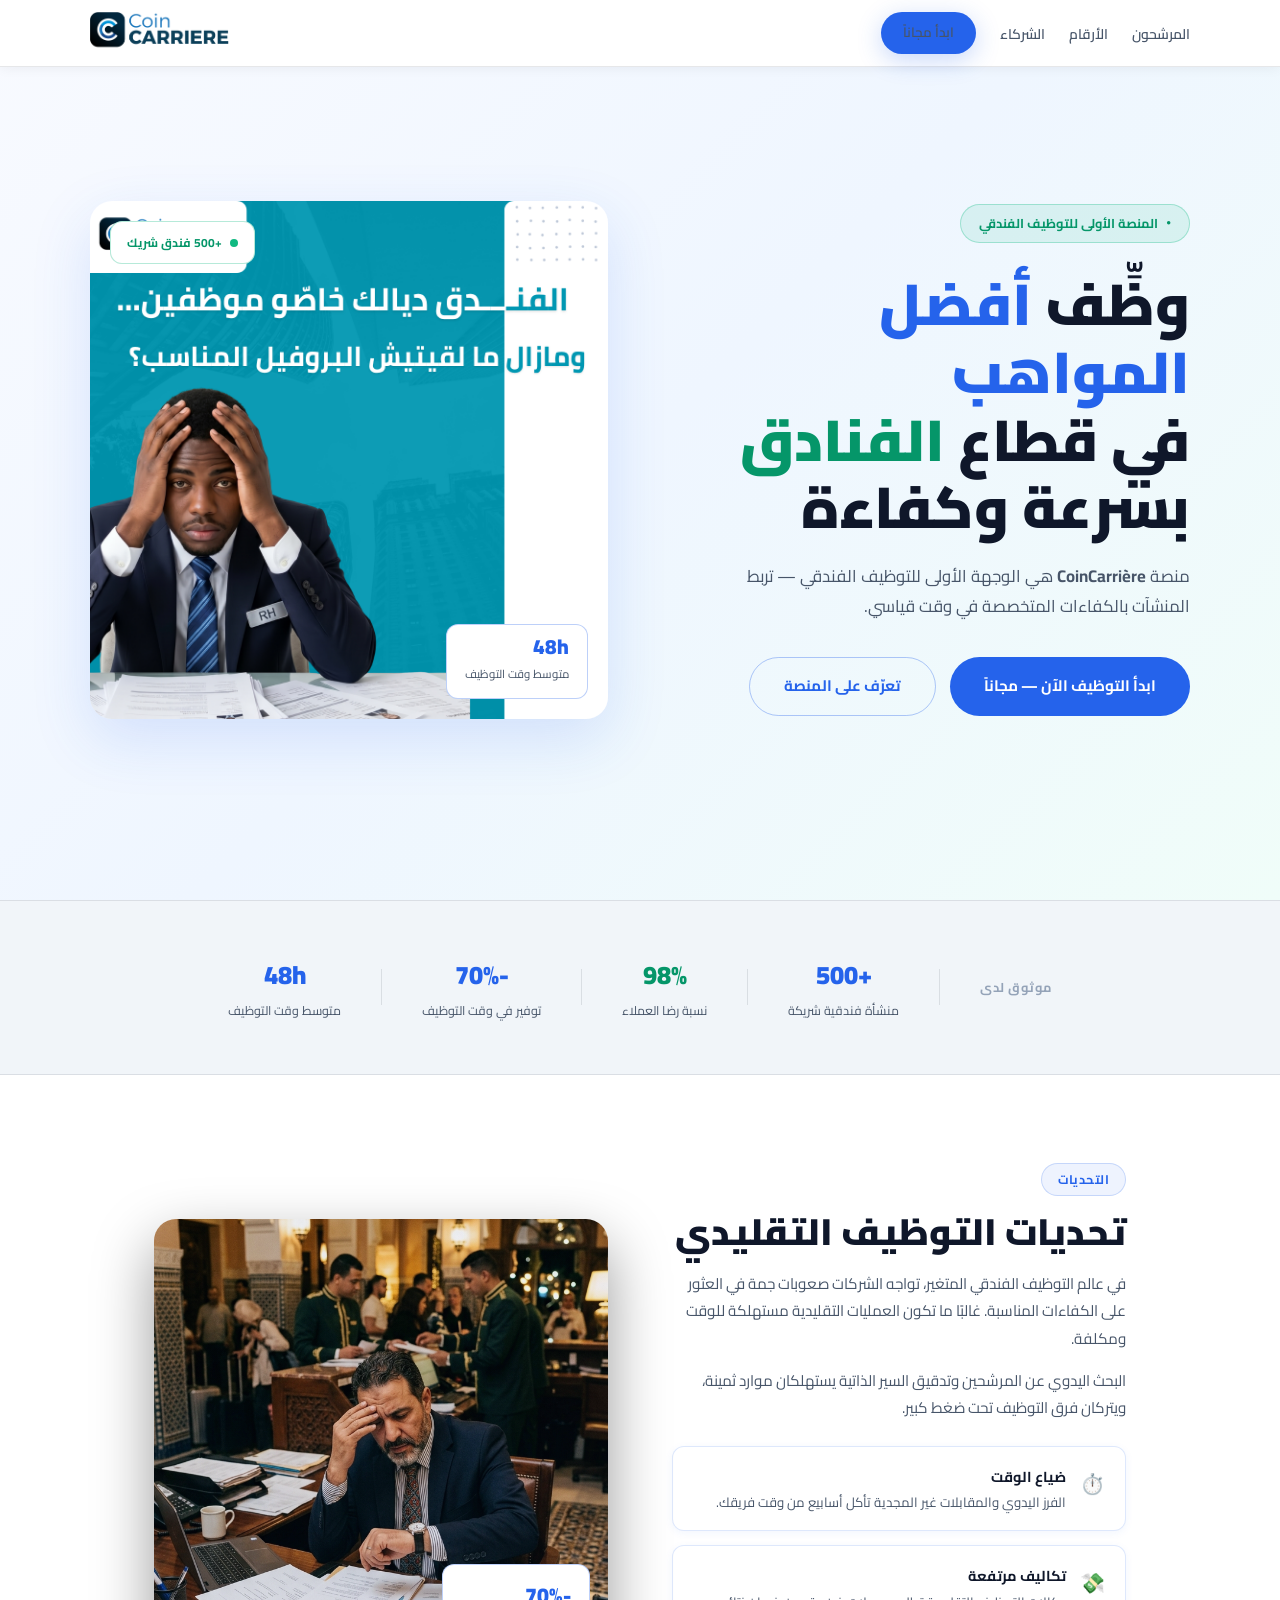
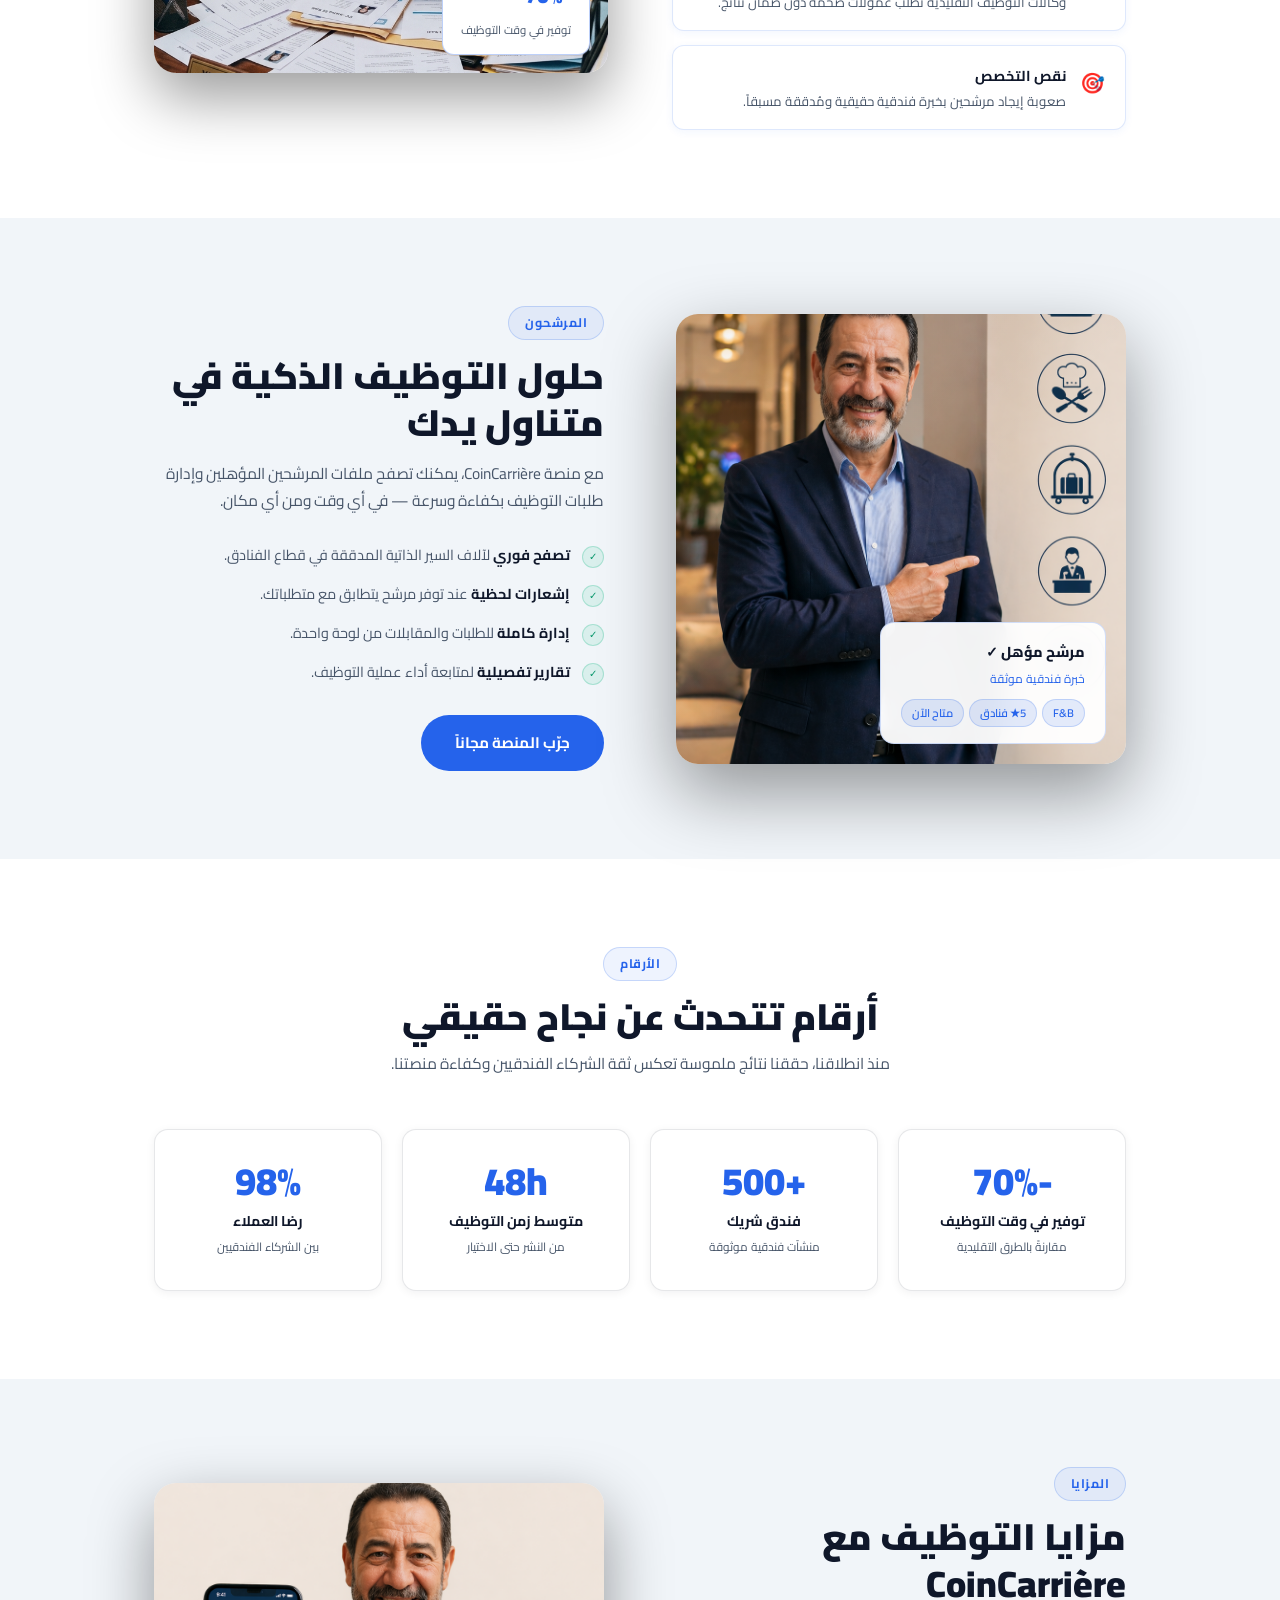
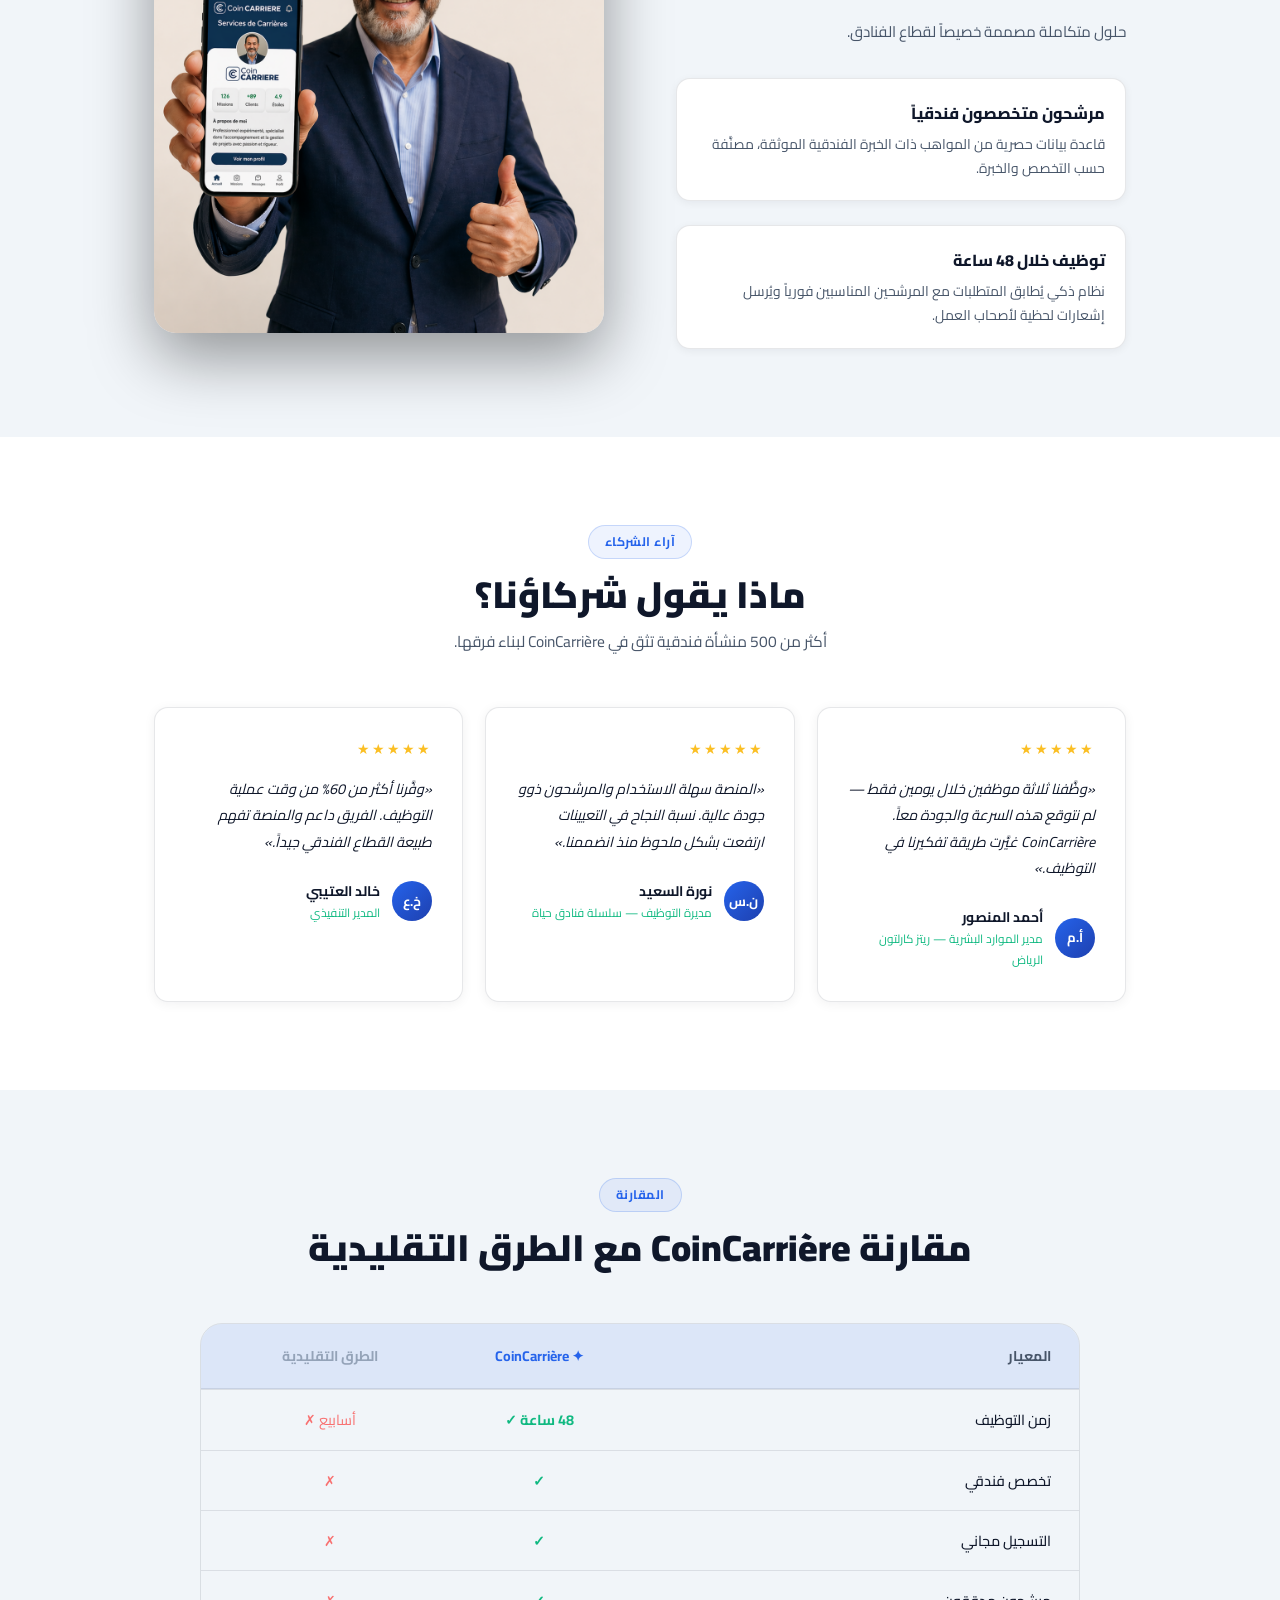
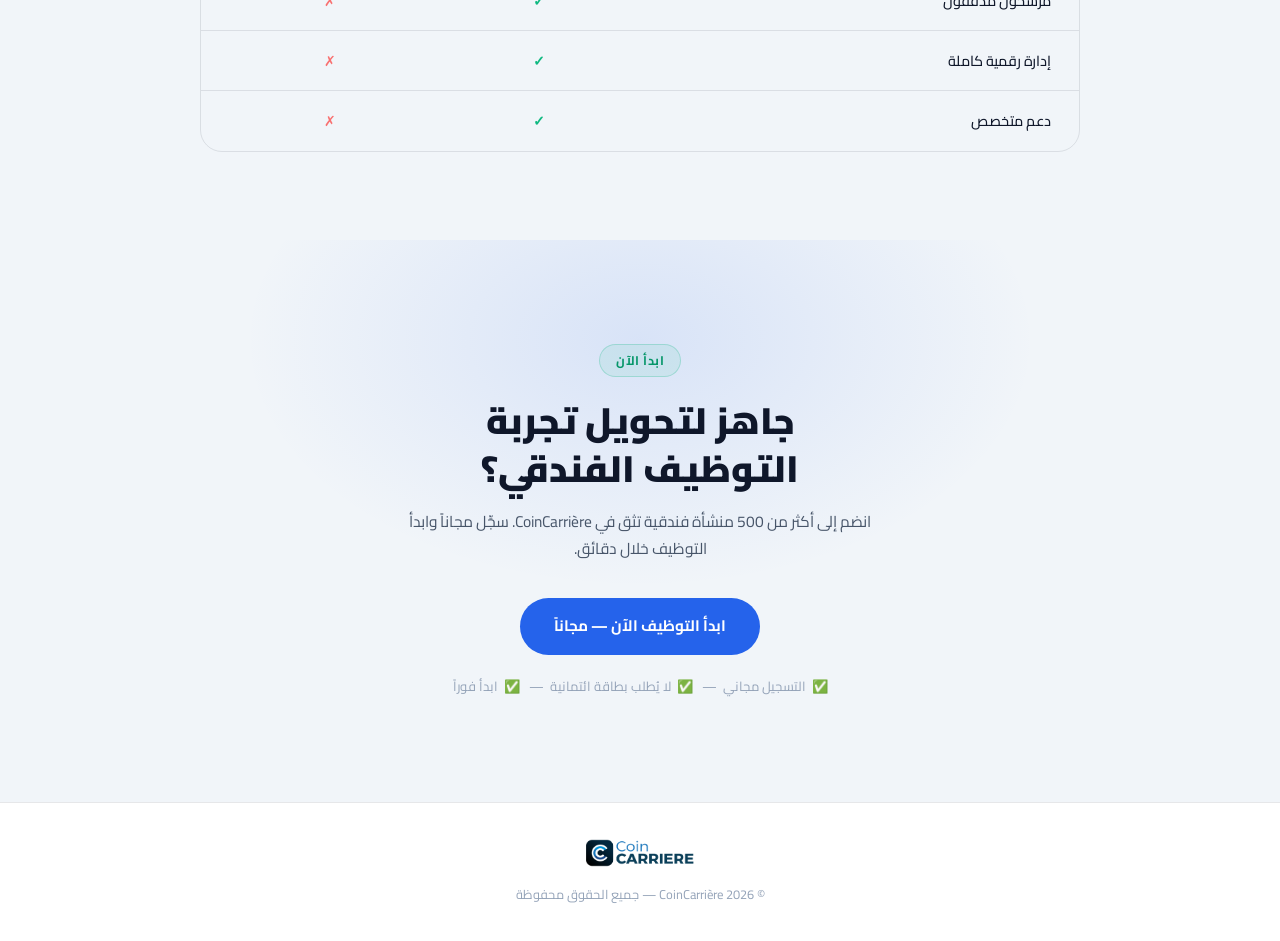
<file: index.html>
<!DOCTYPE html>
<html lang="ar" dir="rtl">
<head>
  <meta charset="UTF-8"/>
  <meta name="viewport" content="width=device-width, initial-scale=1.0"/>
  <title>CoinCarrière — وظِّف أفضل المواهب في قطاع الفنادق</title>
  <link rel="preconnect" href="https://fonts.googleapis.com"/>
  <link href="https://fonts.googleapis.com/css2?family=Cairo:wght@300;400;600;700;900&display=swap" rel="stylesheet"/>
  <style>
    :root{
      --bg:       #FFFFFF;
      --bg2:      #F1F5F9;
      --blue:     #2563EB;
      --blue-h:   #1D4ED8;
      --blue-l:   #2563EB;
      --green:    #10B981;
      --green-l:  #059669;
      --text:     #0F172A;
      --sub:      #475569;
      --muted:    #94A3B8;
      --border:   rgba(15,23,42,.1);
      --r:        14px;
      --r2:       22px;
    }
    *,*::before,*::after{margin:0;padding:0;box-sizing:border-box}
    html{scroll-behavior:smooth}
    body{font-family:'Cairo',sans-serif;background:#fff;color:var(--text);direction:rtl;overflow-x:hidden;line-height:1.75}
    img{max-width:100%;display:block}
    a{text-decoration:none}
    .wrap{max-width:1100px;margin:0 auto;padding:0 5%}
    .tag{display:inline-block;background:rgba(37,99,235,.08);border:1px solid rgba(37,99,235,.2);color:var(--blue);padding:5px 16px;border-radius:50px;font-size:.78rem;font-weight:700;letter-spacing:.5px}
    .tag-green{background:rgba(16,185,129,.08);border-color:rgba(16,185,129,.25);color:var(--green-l)}
    .reveal{opacity:0;transform:translateY(26px);transition:opacity .6s ease,transform .6s ease}
    .reveal.on{opacity:1;transform:none}

    /* BUTTONS */
    .btn{display:inline-flex;align-items:center;justify-content:center;gap:8px;padding:15px 34px;border-radius:50px;font-family:'Cairo',sans-serif;font-weight:700;font-size:.95rem;cursor:pointer;border:none;transition:transform .22s,box-shadow .22s,background .22s}
    .btn-blue{background:var(--blue);color:#fff;box-shadow:0 6px 24px rgba(37,99,235,.25)}
    .btn-blue:hover{background:var(--blue-h);transform:translateY(-3px);box-shadow:0 14px 32px rgba(37,99,235,.35)}
    .btn-outline{background:transparent;color:var(--blue);border:1.5px solid rgba(37,99,235,.35)}
    .btn-outline:hover{background:rgba(37,99,235,.06);transform:translateY(-3px)}
    .btn-pulse{background:var(--blue);color:#fff;animation:pulse 2s infinite}
    .btn-pulse:hover{background:var(--blue-h);transform:translateY(-3px)}
    @keyframes pulse{
      0%  {box-shadow:0 0 0 0   rgba(37,99,235,.5)}
      70% {box-shadow:0 0 0 12px rgba(37,99,235,0)}
      100%{box-shadow:0 0 0 0   rgba(37,99,235,0)}
    }

    /* ══ NAVBAR ══ */
    nav{position:fixed;inset:0 0 auto;z-index:200;background:#fff;border-bottom:1px solid rgba(15,23,42,.1);box-shadow:0 1px 12px rgba(15,23,42,.06);padding:0 5%}
    .nav-in{max-width:1100px;margin:0 auto;height:66px;display:flex;align-items:center;justify-content:space-between}
    /* logo image in navbar */
    .nav-logo img{height:44px;object-fit:contain}
    .nav-links{display:flex;align-items:center;gap:24px;list-style:none}
    .nav-links a{color:var(--sub);font-size:.87rem;font-weight:600;transition:color .2s}
    .nav-links a:hover{color:var(--text)}

    /* ══ PAGE 1 — HERO (split: text + image) ══ */
    .hero{min-height:100vh;position:relative;padding:100px 5% 80px;display:flex;align-items:center;overflow:hidden}
    /* subtle light gradient bg */
    .hero-bg-overlay{position:absolute;inset:0;background:linear-gradient(135deg,#F8FAFF 0%,#EFF6FF 50%,#F0FDF9 100%)}
    .hero-split{position:relative;z-index:2;max-width:1100px;margin:0 auto;width:100%;display:grid;grid-template-columns:1fr 1fr;gap:64px;align-items:center}
    /* text side */
    .h-badge{display:inline-flex;align-items:center;gap:8px;background:rgba(16,185,129,.1);border:1px solid rgba(16,185,129,.3);color:var(--green-l);padding:7px 18px;border-radius:50px;font-size:.8rem;font-weight:700;margin-bottom:28px}
    .h-badge::before{content:'●';font-size:.5rem;animation:blink 1.4s infinite}
    @keyframes blink{0%,100%{opacity:1}50%{opacity:0}}
    .hero h1{font-size:clamp(2rem,4.5vw,3.6rem);font-weight:900;line-height:1.18;margin-bottom:20px}
    .hl{color:var(--blue-l)}
    .hg{color:var(--green-l)}
    .hero p{font-size:1.05rem;color:var(--sub);max-width:480px;margin-bottom:36px}
    .h-btns{display:flex;gap:14px;flex-wrap:wrap}
    /* image side */
    .hero-img-wrap{position:relative;border-radius:var(--r2);overflow:hidden;box-shadow:0 20px 60px rgba(37,99,235,.15);aspect-ratio:1/1;background:#EFF6FF}
    .hero-img-wrap img{width:100%;height:100%;object-fit:cover;filter:none;padding:0}
    /* floating badge on image */
    .hero-img-badge{position:absolute;bottom:20px;right:20px;background:#fff;backdrop-filter:blur(12px);border:1px solid rgba(37,99,235,.3);border-radius:12px;padding:12px 18px;display:flex;align-items:center;gap:10px}
    .hib-num{font-size:1.3rem;font-weight:900;color:var(--blue-l);display:block;line-height:1}
    .hib-lbl{font-size:.72rem;color:var(--sub)}
    .hero-img-badge2{position:absolute;top:20px;left:20px;background:#fff;backdrop-filter:blur(12px);border:1px solid rgba(16,185,129,.3);border-radius:12px;padding:10px 16px;display:flex;align-items:center;gap:8px}
    .hib2-dot{width:8px;height:8px;border-radius:50%;background:var(--green);animation:blink 1.4s infinite;flex-shrink:0}
    .hib2-txt{font-size:.75rem;color:var(--green-l);font-weight:700}

    /* ══ PAGE 2 — PARTNERS/LOGO BAR ══ */
    .page2{background:var(--bg2);padding:52px 0;border-top:1px solid var(--border);border-bottom:1px solid var(--border)}
    .page2-inner{display:flex;align-items:center;justify-content:center;flex-wrap:wrap;gap:40px}
    .page2-label{font-size:.8rem;color:var(--muted);font-weight:700;letter-spacing:.5px;text-transform:uppercase}
    .page2-logo{opacity:.75;transition:opacity .25s}
    .page2-logo:hover{opacity:1}
    .page2-logo img{height:38px;object-fit:contain}
    /* divider */
    .page2-sep{width:1px;height:36px;background:var(--border)}

    /* ══ PAGE 3 — CHALLENGES ══ */
    .challenges{background:var(--bg);padding:88px 0}
    .ch-grid{display:grid;grid-template-columns:1fr 1fr;gap:64px;align-items:center}
    .ch-body p{color:var(--sub);font-size:.95rem;line-height:1.82;margin-bottom:14px}
    .ch-cards{display:flex;flex-direction:column;gap:14px;margin-top:24px}
    .ch-card{display:flex;gap:14px;align-items:flex-start;background:#fff;border:1px solid rgba(37,99,235,.15);border-radius:12px;padding:17px 20px;box-shadow:0 2px 8px rgba(37,99,235,.06);transition:border-color .25s,box-shadow .25s}
    .ch-card:hover{border-color:rgba(37,99,235,.3);box-shadow:0 6px 18px rgba(37,99,235,.1)}
    .ch-em{font-size:1.25rem;flex-shrink:0;margin-top:2px}
    .ch-card h4{font-size:.9rem;font-weight:700;color:var(--text);margin-bottom:3px}
    .ch-card p{font-size:.83rem;color:var(--sub);line-height:1.6;margin:0}
    .ch-visual{position:relative;border-radius:var(--r2);overflow:hidden;aspect-ratio:1/1;box-shadow:0 24px 60px rgba(0,0,0,.4)}
    .ch-visual img{width:100%;height:100%;object-fit:cover;filter:none}
    .ch-vis-ov{position:absolute;inset:0;background:linear-gradient(160deg,rgba(15,23,42,.08),rgba(37,99,235,.06))}
    .ch-float{position:absolute;bottom:18px;right:18px;background:#fff;backdrop-filter:blur(12px);border:1px solid rgba(37,99,235,.3);border-radius:12px;padding:12px 18px}
    .ch-float-n{font-size:1.35rem;font-weight:900;color:var(--blue-l);display:block}
    .ch-float-l{font-size:.72rem;color:var(--sub)}

    /* ══ PAGE 4 — CANDIDATE SECTION ══ */
    .page4{background:var(--bg2);padding:88px 0}
    .p4-grid{display:grid;grid-template-columns:1fr 1fr;gap:72px;align-items:center}
    /* candidate image */
    .p4-img{position:relative;border-radius:var(--r2);overflow:hidden;box-shadow:0 28px 72px rgba(0,0,0,.4);aspect-ratio:1/1}
    .p4-img img{width:100%;height:100%;object-fit:cover;filter:none}
    .p4-img::before{content:'';position:absolute;inset:0;background:linear-gradient(135deg,rgba(37,99,235,.04),transparent 55%);z-index:1}
    /* candidate profile card overlay */
    .p4-card{position:absolute;bottom:20px;right:20px;z-index:2;background:rgba(255,255,255,.95);backdrop-filter:blur(12px);border:1px solid rgba(37,99,235,.2);border-radius:14px;padding:16px 20px;min-width:200px}
    .p4-card-name{font-size:.9rem;font-weight:800;color:#0F172A;margin-bottom:4px}
    .p4-card-role{font-size:.75rem;color:var(--blue);margin-bottom:10px}
    .p4-tags{display:flex;flex-wrap:wrap;gap:5px}
    .p4-tag{background:rgba(37,99,235,.12);border:1px solid rgba(37,99,235,.2);color:var(--blue-l);padding:3px 10px;border-radius:50px;font-size:.7rem;font-weight:600}
    /* text side */
    .p4-text h2{font-size:clamp(1.5rem,3vw,2.3rem);font-weight:900;line-height:1.28;margin-bottom:14px}
    .p4-text .sec-desc{color:var(--sub);font-size:.97rem;margin-bottom:28px}
    .p4-pts{display:flex;flex-direction:column;gap:14px;margin-bottom:30px}
    .p4-pt{display:flex;align-items:flex-start;gap:12px}
    .p4-dot{width:22px;height:22px;background:rgba(16,185,129,.1);border:1px solid rgba(16,185,129,.25);border-radius:50%;display:flex;align-items:center;justify-content:center;flex-shrink:0;margin-top:3px;font-size:.65rem;color:var(--green-l)}
    .p4-pt p{font-size:.9rem;color:var(--sub);line-height:1.65}
    .p4-pt p strong{color:var(--text)}

    /* ══ PAGE 5 — STATS ══ */
    .stats{background:var(--bg);padding:88px 0}
    .sec-h{text-align:center;margin-bottom:52px}
    .sec-h p{color:var(--sub);font-size:.97rem;margin:10px auto 0;max-width:520px}
    h2{font-size:clamp(1.5rem,3vw,2.3rem);font-weight:900;line-height:1.28}
    .s-grid{display:grid;grid-template-columns:repeat(4,1fr);gap:20px}
    .s-card{background:#fff;border:1px solid var(--border);box-shadow:0 2px 10px rgba(15,23,42,.06);border-radius:var(--r);padding:32px 20px;text-align:center;position:relative;overflow:hidden;transition:transform .28s,box-shadow .28s}
    .s-card::after{content:'';position:absolute;bottom:0;left:0;right:0;height:2px;background:var(--blue);transform:scaleX(0);transition:transform .3s}
    .s-card:hover{transform:translateY(-5px);box-shadow:0 12px 28px rgba(37,99,235,.1)}
    .s-card:hover::after{transform:scaleX(1)}
    .s-num{font-size:2.4rem;font-weight:900;color:var(--blue-l);display:block;line-height:1}
    .s-lbl{font-size:.88rem;font-weight:700;color:var(--text);margin-top:8px}
    .s-sub{font-size:.74rem;color:var(--sub);margin-top:4px}

    /* ══ PAGE 6 — FEATURES WITH ICONS + CANDIDATE ══ */
    .page6{background:var(--bg2);padding:88px 0}
    .p6-grid{display:grid;grid-template-columns:1fr 1fr;gap:72px;align-items:center}
    /* icon features */
    .p6-features{display:flex;flex-direction:column;gap:24px;margin-top:32px}
    .p6-feat{display:flex;gap:18px;align-items:flex-start;padding:20px;border:1px solid var(--border);border-radius:var(--r);background:#fff;box-shadow:0 2px 8px rgba(15,23,42,.06);transition:border-color .25s,box-shadow .25s}
    .p6-feat:hover{border-color:rgba(37,99,235,.3);box-shadow:0 6px 20px rgba(37,99,235,.1)}
    .p6-icon{width:56px;height:56px;flex-shrink:0;border-radius:12px;overflow:hidden;background:rgba(37,99,235,.08);border:1px solid rgba(37,99,235,.15);display:flex;align-items:center;justify-content:center}
    .p6-icon img{width:36px;height:36px;object-fit:contain}
    .p6-feat h3{font-size:1rem;font-weight:800;color:var(--text);margin-bottom:6px}
    .p6-feat p{font-size:.87rem;color:var(--sub);line-height:1.72}
    /* candidate image side */
    .p6-img-wrap{position:relative;border-radius:var(--r2);overflow:hidden;box-shadow:0 24px 64px rgba(0,0,0,.4);aspect-ratio:1/1}
    .p6-img-wrap img{width:100%;height:100%;object-fit:cover;filter:none}
    .p6-overlay{position:absolute;bottom:24px;left:0;right:0;padding:0 24px;z-index:2}
    .p6-badge{display:inline-flex;align-items:center;gap:8px;background:rgba(16,185,129,.12);border:1px solid rgba(16,185,129,.3);color:var(--green-l);padding:6px 14px;border-radius:50px;font-size:.75rem;font-weight:700;margin-bottom:10px}
    .p6-name{font-size:1.05rem;font-weight:800;color:var(--text);margin-bottom:4px}
    .p6-role{font-size:.8rem;color:var(--sub)}
    .p6-tags{display:flex;flex-wrap:wrap;gap:6px;margin-top:10px}
    .p6-tag{background:rgba(37,99,235,.15);border:1px solid rgba(37,99,235,.25);color:var(--blue-l);padding:4px 12px;border-radius:50px;font-size:.72rem;font-weight:600}

    /* ══ PAGE 7 — TESTIMONIALS ══ */
    .testi{background:var(--bg);padding:88px 0}
    .t-grid{display:grid;grid-template-columns:repeat(3,1fr);gap:22px}
    .t-card{background:#fff;border:1px solid var(--border);box-shadow:0 2px 12px rgba(15,23,42,.06);border-radius:var(--r);padding:30px;display:flex;flex-direction:column;transition:transform .28s,box-shadow .28s}
    .t-card:hover{transform:translateY(-5px);box-shadow:0 12px 32px rgba(37,99,235,.1);border-color:rgba(37,99,235,.2)}
    .t-stars{color:#FBBF24;letter-spacing:2px;font-size:.85rem;margin-bottom:14px}
    .t-text{font-size:.9rem;color:var(--text);line-height:1.82;font-style:italic;margin-bottom:24px;flex:1}
    .t-auth{display:flex;align-items:center;gap:12px}
    .t-av{width:40px;height:40px;border-radius:50%;background:linear-gradient(135deg,var(--blue),#1E40AF);display:flex;align-items:center;justify-content:center;font-weight:700;font-size:.82rem;color:#fff;flex-shrink:0}
    .t-name{font-weight:700;font-size:.87rem}
    .t-role{font-size:.74rem;color:var(--green)}

    /* COMPARISON */
    .comp-sec{background:var(--bg2);padding:88px 0}
    .comp-box{max-width:880px;margin:0 auto;border:1px solid var(--border);border-radius:var(--r2);overflow:hidden}
    .comp-head{display:grid;grid-template-columns:2fr 1fr 1fr;background:rgba(37,99,235,.1);padding:20px 28px;font-weight:700;font-size:.88rem;text-align:center;border-bottom:1px solid var(--border);gap:8px}
    .c0{text-align:right}
    .comp-head .c0{color:var(--sub)}
    .comp-head .c1{color:var(--blue-l)}
    .comp-head .c2{color:var(--muted)}
    .comp-row{display:grid;grid-template-columns:2fr 1fr 1fr;padding:17px 28px;border-top:1px solid var(--border);font-size:.9rem;text-align:center;align-items:center;transition:background .2s;gap:8px}
    .comp-row:hover{background:rgba(37,99,235,.03)}
    .comp-row .c0{color:var(--text);font-weight:500}
    .cy{color:var(--green);font-weight:700}
    .cn{color:#F87171}

    /* CTA */
    .cta-sec{background:var(--bg2);text-align:center;position:relative;overflow:hidden;padding:104px 0}
    .cta-sec::before{content:'';position:absolute;top:-150px;left:50%;transform:translateX(-50%);width:800px;height:500px;background:radial-gradient(ellipse,rgba(37,99,235,.12),transparent 70%);pointer-events:none}
    .cta-in{position:relative;z-index:1;max-width:680px;margin:0 auto;padding:0 5%}
    .cta-sec h2{margin-bottom:16px}
    .cta-sec .sec-desc{color:var(--sub);font-size:.97rem;max-width:500px;margin:0 auto 36px}
    .cta-checks{display:flex;align-items:center;justify-content:center;gap:6px;flex-wrap:wrap;margin-top:20px;font-size:.82rem;color:var(--muted)}
    .ok{color:var(--green)}

    /* FOOTER */
    footer{background:var(--bg);border-top:1px solid var(--border);padding:36px 5%;text-align:center}
    .f-logo img{height:34px;object-fit:contain;margin:0 auto 10px}
    footer p{color:var(--muted);font-size:.8rem}

    /* RESPONSIVE */
    @media(max-width:900px){
      .hero-split,.ch-grid,.p4-grid,.p6-grid{grid-template-columns:1fr}
      .hero-img-wrap{display:none}
      .ch-visual{display:none}
      .t-grid{grid-template-columns:1fr}
      .s-grid{grid-template-columns:repeat(2,1fr)}
      .comp-head,.comp-row{padding:13px 14px;font-size:.8rem}
    }
    @media(max-width:540px){
      .h-btns{flex-direction:column;align-items:center}
      .btn{width:100%}
      .nav-links li:not(:last-child){display:none}
    }
  </style>
</head>
<body>

<!-- ═══════════════════════════════════════
  NAVBAR — logo-white.png
═══════════════════════════════════════ -->
<nav>
  <div class="nav-in">
    <ul class="nav-links">
      <li><a href="#page4">المرشحون</a></li>
      <li><a href="#stats">الأرقام</a></li>
      <li><a href="#testi">الشركاء</a></li>
      <li>
        <a href="https://coincarriere.com/register?type=company"
           class="btn btn-blue" style="padding:9px 22px;font-size:.84rem">ابدأ مجاناً</a>
      </li>
    </ul>
    <a href="#" class="nav-logo">
      <img src="product-card-01.png.png" alt="CoinCarrière"/>
    </a>
  </div>
</nav>

<!-- ═══════════════════════════════════════
  PAGE 1 — HERO
  hero-bg.jpg في الجانب الأيسر (split)
═══════════════════════════════════════ -->
<section class="hero">
  <div class="hero-bg-overlay"></div>
  <div class="hero-split reveal">

    <!-- Text side (right — RTL) -->
    <div>
      <div class="h-badge">المنصة الأولى للتوظيف الفندقي</div>
      <h1>
        وظِّف <span class="hl">أفضل المواهب</span><br/>
        في قطاع <span class="hg">الفنادق</span><br/>
        بسرعة وكفاءة
      </h1>
      <p>
        منصة <strong>CoinCarrière</strong> هي الوجهة الأولى للتوظيف الفندقي —
        تربط المنشآت بالكفاءات المتخصصة في وقت قياسي.
      </p>
      <div class="h-btns">
        <a href="https://coincarriere.com/register?type=company" class="btn btn-pulse">
          ابدأ التوظيف الآن — مجاناً
        </a>
        <a href="#page4" class="btn btn-outline">تعرّف على المنصة</a>
      </div>
    </div>

    <!-- Image side (left) — hero-bg.jpg -->
    <div class="hero-img-wrap">
      <img src="hero-bg.jpg.png" alt="التوظيف الفندقي"/>
      <div class="hero-img-badge">
        <div>
          <span class="hib-num">48h</span>
          <span class="hib-lbl">متوسط وقت التوظيف</span>
        </div>
      </div>
      <div class="hero-img-badge2">
        <div class="hib2-dot"></div>
        <span class="hib2-txt">+500 فندق شريك</span>
      </div>
    </div>

  </div>
</section>

<!-- ═══════════════════════════════════════
  PAGE 2 — LOGO / PARTNERS BAR
  logo-white.png
═══════════════════════════════════════ -->
<div class="page2">
  <div class="wrap">
    <div class="page2-inner">
      <span class="page2-label">موثوق لدى</span>
      <div class="page2-sep"></div>
      <div style="text-align:center">
        <span style="font-size:1.6rem;font-weight:900;color:var(--blue-l)">+500</span>
        <p style="font-size:.78rem;color:var(--sub);margin-top:2px">منشأة فندقية شريكة</p>
      </div>
      <div class="page2-sep"></div>
      <div style="text-align:center">
        <span style="font-size:1.6rem;font-weight:900;color:var(--green-l)">98%</span>
        <p style="font-size:.78rem;color:var(--sub);margin-top:2px">نسبة رضا العملاء</p>
      </div>
      <div class="page2-sep"></div>
      <div style="text-align:center">
        <span style="font-size:1.6rem;font-weight:900;color:var(--blue-l)">-70%</span>
        <p style="font-size:.78rem;color:var(--sub);margin-top:2px">توفير في وقت التوظيف</p>
      </div>
      <div class="page2-sep"></div>
      <div style="text-align:center">
        <span style="font-size:1.6rem;font-weight:900;color:var(--blue-l)">48h</span>
        <p style="font-size:.78rem;color:var(--sub);margin-top:2px">متوسط وقت التوظيف</p>
      </div>
    </div>
  </div>
</div>

<!-- ═══════════════════════════════════════
  PAGE 3 — CHALLENGES
═══════════════════════════════════════ -->
<section class="challenges">
  <div class="wrap">
    <div class="ch-grid">
      <div class="reveal">
        <div class="tag">التحديات</div>
        <h2 style="margin-top:12px">تحديات التوظيف التقليدي</h2>
        <div class="ch-body" style="margin-top:14px">
          <p>في عالم التوظيف الفندقي المتغير، تواجه الشركات صعوبات جمة في العثور على الكفاءات المناسبة. غالبًا ما تكون العمليات التقليدية مستهلكة للوقت ومكلفة.</p>
          <p>البحث اليدوي عن المرشحين وتدقيق السير الذاتية يستهلكان موارد ثمينة، ويتركان فرق التوظيف تحت ضغط كبير.</p>
        </div>
        <div class="ch-cards">
          <div class="ch-card"><div class="ch-em">⏱️</div><div><h4>ضياع الوقت</h4><p>الفرز اليدوي والمقابلات غير المجدية تأكل أسابيع من وقت فريقك.</p></div></div>
          <div class="ch-card"><div class="ch-em">💸</div><div><h4>تكاليف مرتفعة</h4><p>وكالات التوظيف التقليدية تطلب عمولات ضخمة دون ضمان نتائج.</p></div></div>
          <div class="ch-card"><div class="ch-em">🎯</div><div><h4>نقص التخصص</h4><p>صعوبة إيجاد مرشحين بخبرة فندقية حقيقية ومُدققة مسبقاً.</p></div></div>
        </div>
      </div>
      <div class="ch-visual reveal" style="transition-delay:.15s">
        <img src="logo-white.png.jpeg" alt="التوظيف الفندقي"/>
        <div class="ch-vis-ov"></div>
        <div class="ch-float">
          <span class="ch-float-n">-70%</span>
          <span class="ch-float-l">توفير في وقت التوظيف</span>
        </div>
      </div>
    </div>
  </div>
</section>

<!-- ═══════════════════════════════════════
  PAGE 4 — CANDIDATE (candidate-1.jpg)
═══════════════════════════════════════ -->
<section class="page4" id="page4">
  <div class="wrap">
    <div class="p4-grid">

      <!-- Candidate image -->
      <div class="p4-img reveal">
        <img src="photo1.png.png" alt="مرشح محترف"/>
        <div class="p4-card">
          <div class="p4-card-name">مرشح مؤهل ✓</div>
          <div class="p4-card-role">خبرة فندقية موثقة</div>
          <div class="p4-tags">
            <span class="p4-tag">F&B</span>
            <span class="p4-tag">5★ فنادق</span>
            <span class="p4-tag">متاح الآن</span>
          </div>
        </div>
      </div>

      <!-- Text -->
      <div class="reveal" style="transition-delay:.15s">
        <div class="tag">المرشحون</div>
        <h2 class="p4-text" style="margin-top:12px;font-size:clamp(1.5rem,3vw,2.3rem);font-weight:900;line-height:1.28;margin-bottom:14px">
          حلول التوظيف الذكية في متناول يدك
        </h2>
        <p class="p4-text sec-desc" style="color:var(--sub);font-size:.97rem;margin-bottom:28px">
          مع منصة CoinCarrière، يمكنك تصفح ملفات المرشحين المؤهلين وإدارة طلبات التوظيف بكفاءة وسرعة — في أي وقت ومن أي مكان.
        </p>
        <div class="p4-pts">
          <div class="p4-pt"><div class="p4-dot">✓</div><p><strong>تصفح فوري</strong> لآلاف السير الذاتية المدققة في قطاع الفنادق.</p></div>
          <div class="p4-pt"><div class="p4-dot">✓</div><p><strong>إشعارات لحظية</strong> عند توفر مرشح يتطابق مع متطلباتك.</p></div>
          <div class="p4-pt"><div class="p4-dot">✓</div><p><strong>إدارة كاملة</strong> للطلبات والمقابلات من لوحة واحدة.</p></div>
          <div class="p4-pt"><div class="p4-dot">✓</div><p><strong>تقارير تفصيلية</strong> لمتابعة أداء عملية التوظيف.</p></div>
        </div>
        <a href="https://coincarriere.com/register?type=company" class="btn btn-pulse">جرّب المنصة مجاناً</a>
      </div>

    </div>
  </div>
</section>

<!-- ═══════════════════════════════════════
  PAGE 5 — STATS
═══════════════════════════════════════ -->
<section class="stats" id="stats">
  <div class="wrap">
    <div class="sec-h reveal">
      <div class="tag">الأرقام</div>
      <h2 style="margin-top:12px">أرقام تتحدث عن نجاح حقيقي</h2>
      <p>منذ انطلاقنا، حققنا نتائج ملموسة تعكس ثقة الشركاء الفندقيين وكفاءة منصتنا.</p>
    </div>
    <div class="s-grid">
      <div class="s-card reveal"><span class="s-num">-70%</span><div class="s-lbl">توفير في وقت التوظيف</div><div class="s-sub">مقارنةً بالطرق التقليدية</div></div>
      <div class="s-card reveal" style="transition-delay:.08s"><span class="s-num">+500</span><div class="s-lbl">فندق شريك</div><div class="s-sub">منشآت فندقية موثوقة</div></div>
      <div class="s-card reveal" style="transition-delay:.16s"><span class="s-num">48h</span><div class="s-lbl">متوسط زمن التوظيف</div><div class="s-sub">من النشر حتى الاختيار</div></div>
      <div class="s-card reveal" style="transition-delay:.24s"><span class="s-num">98%</span><div class="s-lbl">رضا العملاء</div><div class="s-sub">بين الشركاء الفندقيين</div></div>
    </div>
  </div>
</section>

<!-- ═══════════════════════════════════════
  PAGE 6 — FEATURES
  icon-recruitment.svg + icon-training.svg + candidate-1.jpg
═══════════════════════════════════════ -->
<section class="page6">
  <div class="wrap">
    <div class="p6-grid">

      <!-- Features with icons -->
      <div class="reveal">
        <div class="tag">المزايا</div>
        <h2 style="margin-top:12px">مزايا التوظيف مع CoinCarrière</h2>
        <p style="color:var(--sub);font-size:.95rem;margin:12px 0 0">حلول متكاملة مصممة خصيصاً لقطاع الفنادق.</p>

        <div class="p6-features">
          <div class="p6-feat">
            <div>
              <h3>مرشحون متخصصون فندقياً</h3>
              <p>قاعدة بيانات حصرية من المواهب ذات الخبرة الفندقية الموثقة، مصنَّفة حسب التخصص والخبرة.</p>
            </div>
          </div>

          <div class="p6-feat">
            <div>
              <h3>توظيف خلال 48 ساعة</h3>
              <p>نظام ذكي يُطابق المتطلبات مع المرشحين المناسبين فورياً ويُرسل إشعارات لحظية لأصحاب العمل.</p>
            </div>
          </div>
        </div>
      </div>

      <!-- candidate-1.jpg — clean, no overlay -->
      <div class="p6-img-wrap reveal" style="transition-delay:.15s">
        <img src="candidate-1.jpg.png" alt="مرشح محترف"/>
      </div>

    </div>
  </div>
</section>

<!-- ═══════════════════════════════════════
  PAGE 7 — TESTIMONIALS
═══════════════════════════════════════ -->
<section class="testi" id="testi">
  <div class="wrap">
    <div class="sec-h reveal">
      <div class="tag">آراء الشركاء</div>
      <h2 style="margin-top:12px">ماذا يقول شركاؤنا؟</h2>
      <p>أكثر من 500 منشأة فندقية تثق في CoinCarrière لبناء فرقها.</p>
    </div>
    <div class="t-grid">
      <div class="t-card reveal">
        <div><div class="t-stars">★★★★★</div><p class="t-text">«وظَّفنا ثلاثة موظفين خلال يومين فقط — لم نتوقع هذه السرعة والجودة معاً. CoinCarrière غيَّرت طريقة تفكيرنا في التوظيف.»</p></div>
        <div class="t-auth"><div class="t-av">أ.م</div><div><div class="t-name">أحمد المنصور</div><div class="t-role">مدير الموارد البشرية — ريتز كارلتون الرياض</div></div></div>
      </div>
      <div class="t-card reveal" style="transition-delay:.1s">
        <div><div class="t-stars">★★★★★</div><p class="t-text">«المنصة سهلة الاستخدام والمرشحون ذوو جودة عالية. نسبة النجاح في التعيينات ارتفعت بشكل ملحوظ منذ انضممنا.»</p></div>
        <div class="t-auth"><div class="t-av">ن.س</div><div><div class="t-name">نورة السعيد</div><div class="t-role">مديرة التوظيف — سلسلة فنادق حياة</div></div></div>
      </div>
      <div class="t-card reveal" style="transition-delay:.2s">
        <div><div class="t-stars">★★★★★</div><p class="t-text">«وفَّرنا أكثر من 60% من وقت عملية التوظيف. الفريق داعم والمنصة تفهم طبيعة القطاع الفندقي جيداً.»</p></div>
        <div class="t-auth"><div class="t-av">خ.ع</div><div><div class="t-name">خالد العتيبي</div><div class="t-role">المدير التنفيذي</div></div></div>
      </div>
    </div>
  </div>
</section>

<!-- COMPARISON -->
<section class="comp-sec">
  <div class="wrap">
    <div class="sec-h reveal">
      <div class="tag">المقارنة</div>
      <h2 style="margin-top:12px">مقارنة CoinCarrière مع الطرق التقليدية</h2>
    </div>
    <div class="comp-box reveal">
      <div class="comp-head">
        <div class="c0">المعيار</div>
        <div class="c1">✦ CoinCarrière</div>
        <div class="c2">الطرق التقليدية</div>
      </div>
      <div class="comp-row"><div class="c0">زمن التوظيف</div><div class="cy">48 ساعة ✓</div><div class="cn">أسابيع ✗</div></div>
      <div class="comp-row"><div class="c0">تخصص فندقي</div><div class="cy">✓</div><div class="cn">✗</div></div>
      <div class="comp-row"><div class="c0">التسجيل مجاني</div><div class="cy">✓</div><div class="cn">✗</div></div>
      <div class="comp-row"><div class="c0">مرشحون مدققون</div><div class="cy">✓</div><div class="cn">✗</div></div>
      <div class="comp-row"><div class="c0">إدارة رقمية كاملة</div><div class="cy">✓</div><div class="cn">✗</div></div>
      <div class="comp-row"><div class="c0">دعم متخصص</div><div class="cy">✓</div><div class="cn">✗</div></div>
    </div>
  </div>
</section>

<!-- CTA -->
<section class="cta-sec">
  <div class="cta-in reveal">
    <div class="tag tag-green" style="margin-bottom:20px">ابدأ الآن</div>
    <h2>جاهز لتحويل تجربة<br/>التوظيف الفندقي؟</h2>
    <p class="sec-desc">انضم إلى أكثر من 500 منشأة فندقية تثق في CoinCarrière. سجِّل مجاناً وابدأ التوظيف خلال دقائق.</p>
    <a href="https://coincarriere.com/register?type=company" class="btn btn-pulse">ابدأ التوظيف الآن — مجاناً</a>
    <div class="cta-checks">
      <span class="ok">✅</span> التسجيل مجاني &nbsp;—&nbsp;
      <span class="ok">✅</span> لا يُطلب بطاقة ائتمانية &nbsp;—&nbsp;
      <span class="ok">✅</span> ابدأ فوراً
    </div>
  </div>
</section>

<!-- FOOTER -->
<footer>
  <div class="f-logo">
    <img src="product-card-01.png.png" alt="CoinCarrière"/>
  </div>
  <p>© 2026 CoinCarrière — جميع الحقوق محفوظة</p>
</footer>

<script>
  const io = new IntersectionObserver(entries => {
    entries.forEach(e => { if(e.isIntersecting){ e.target.classList.add('on'); io.unobserve(e.target); }});
  }, { threshold: 0.1 });
  document.querySelectorAll('.reveal').forEach(el => io.observe(el));

  // Navbar always white
  const nav = document.querySelector('nav');
  nav.style.background = '#fff';
</script>
</body>
</html>
</file>
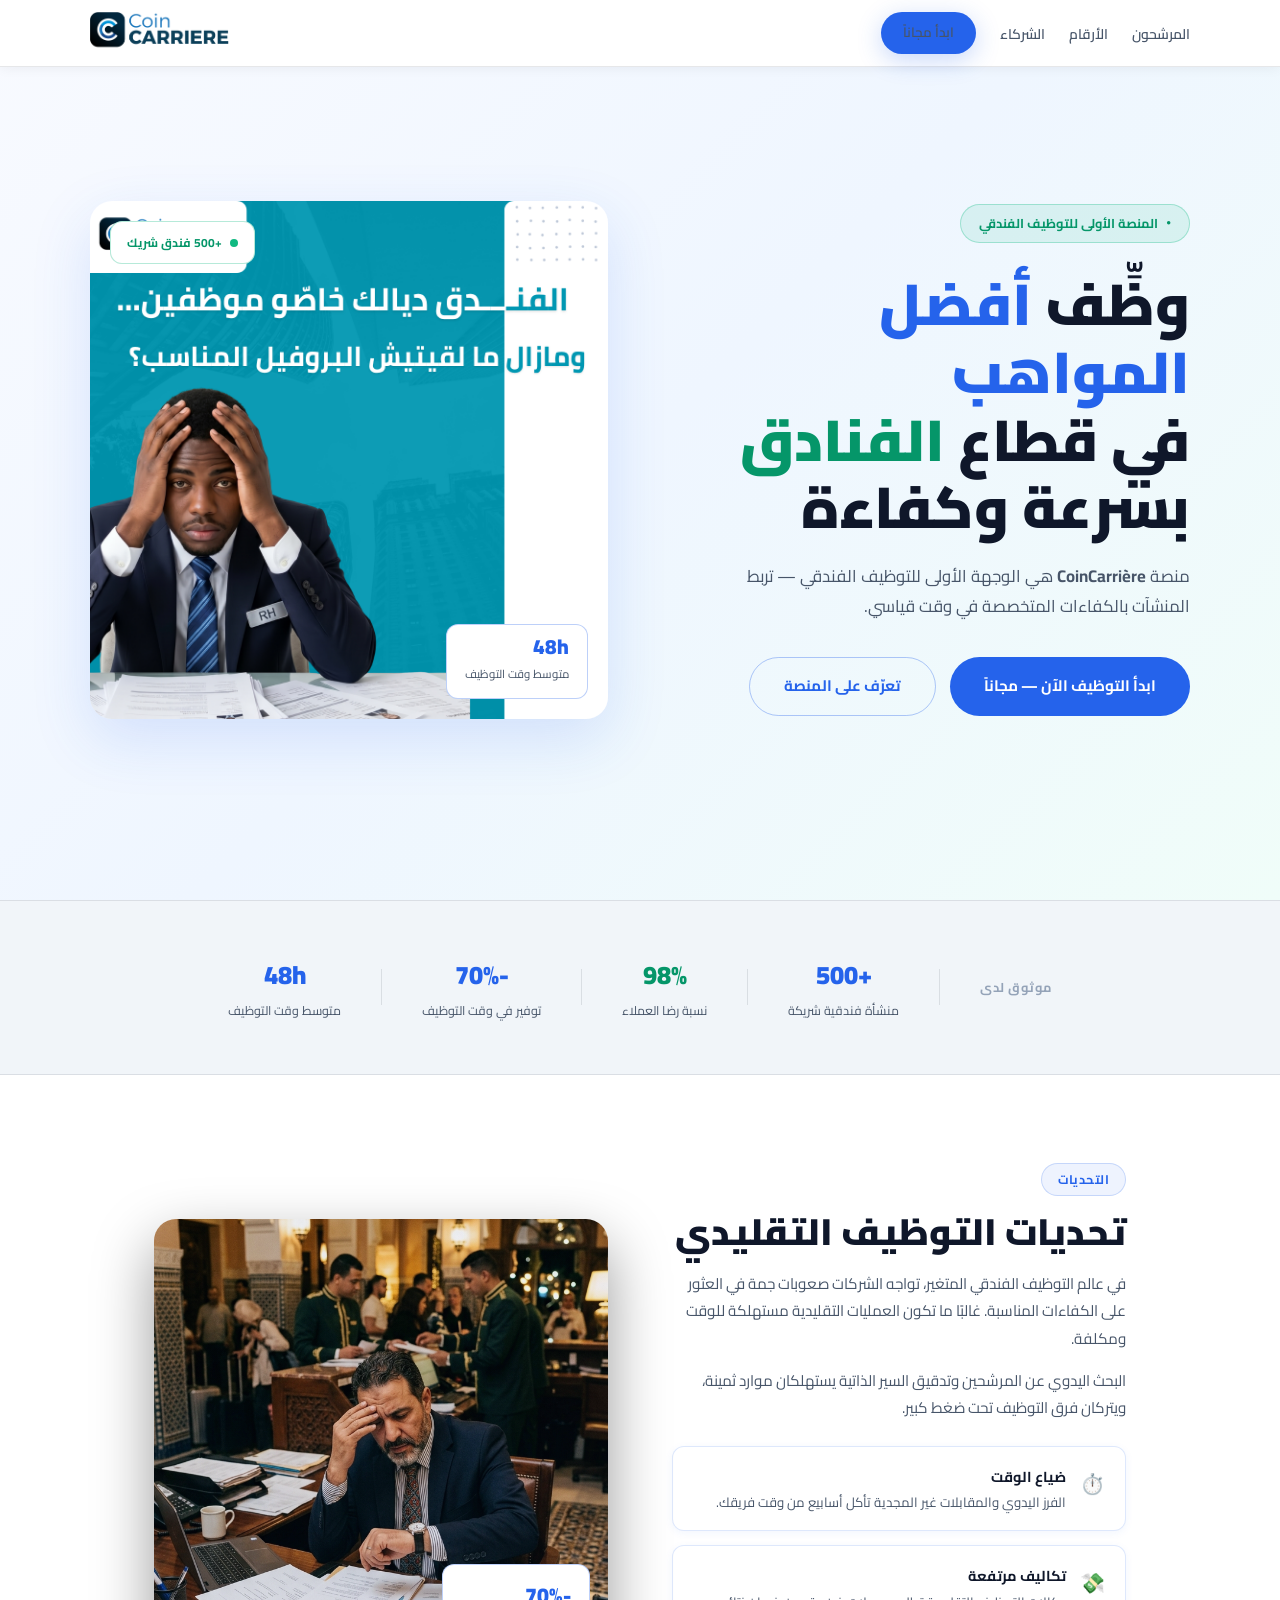
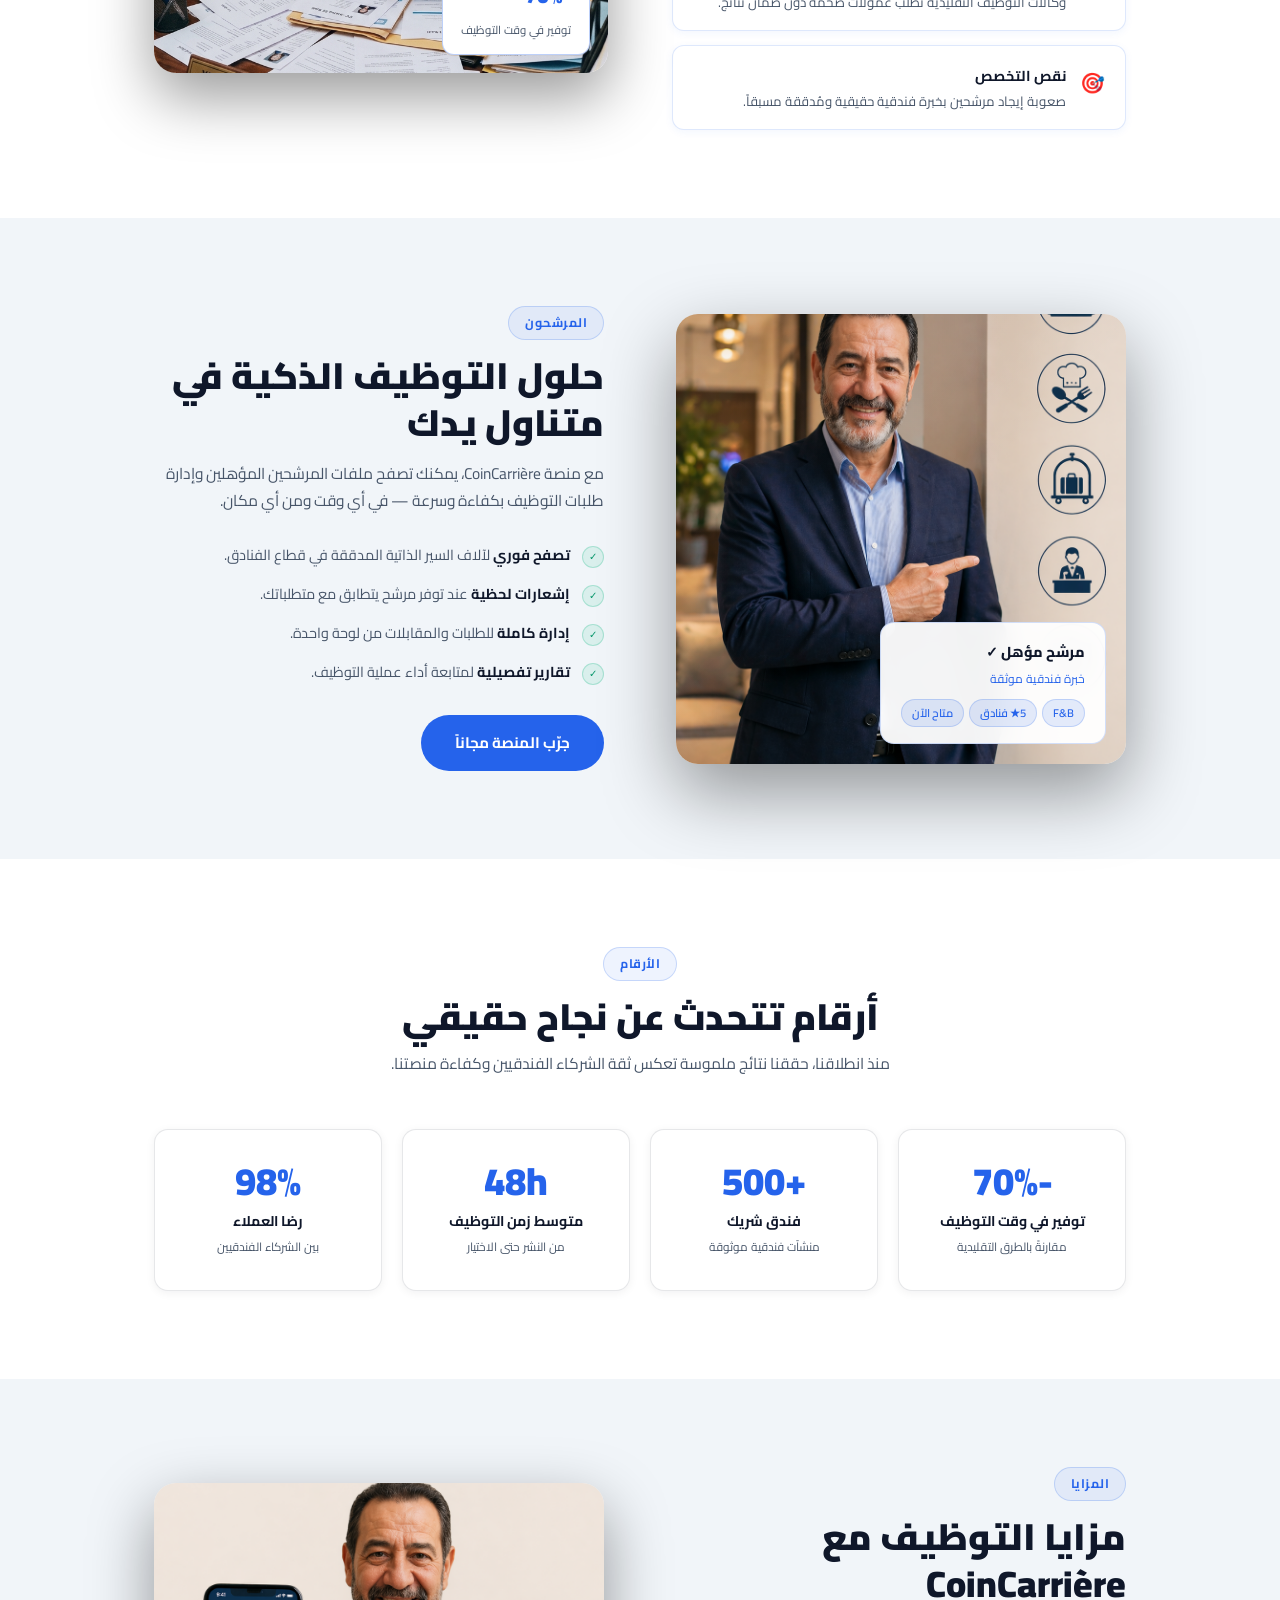
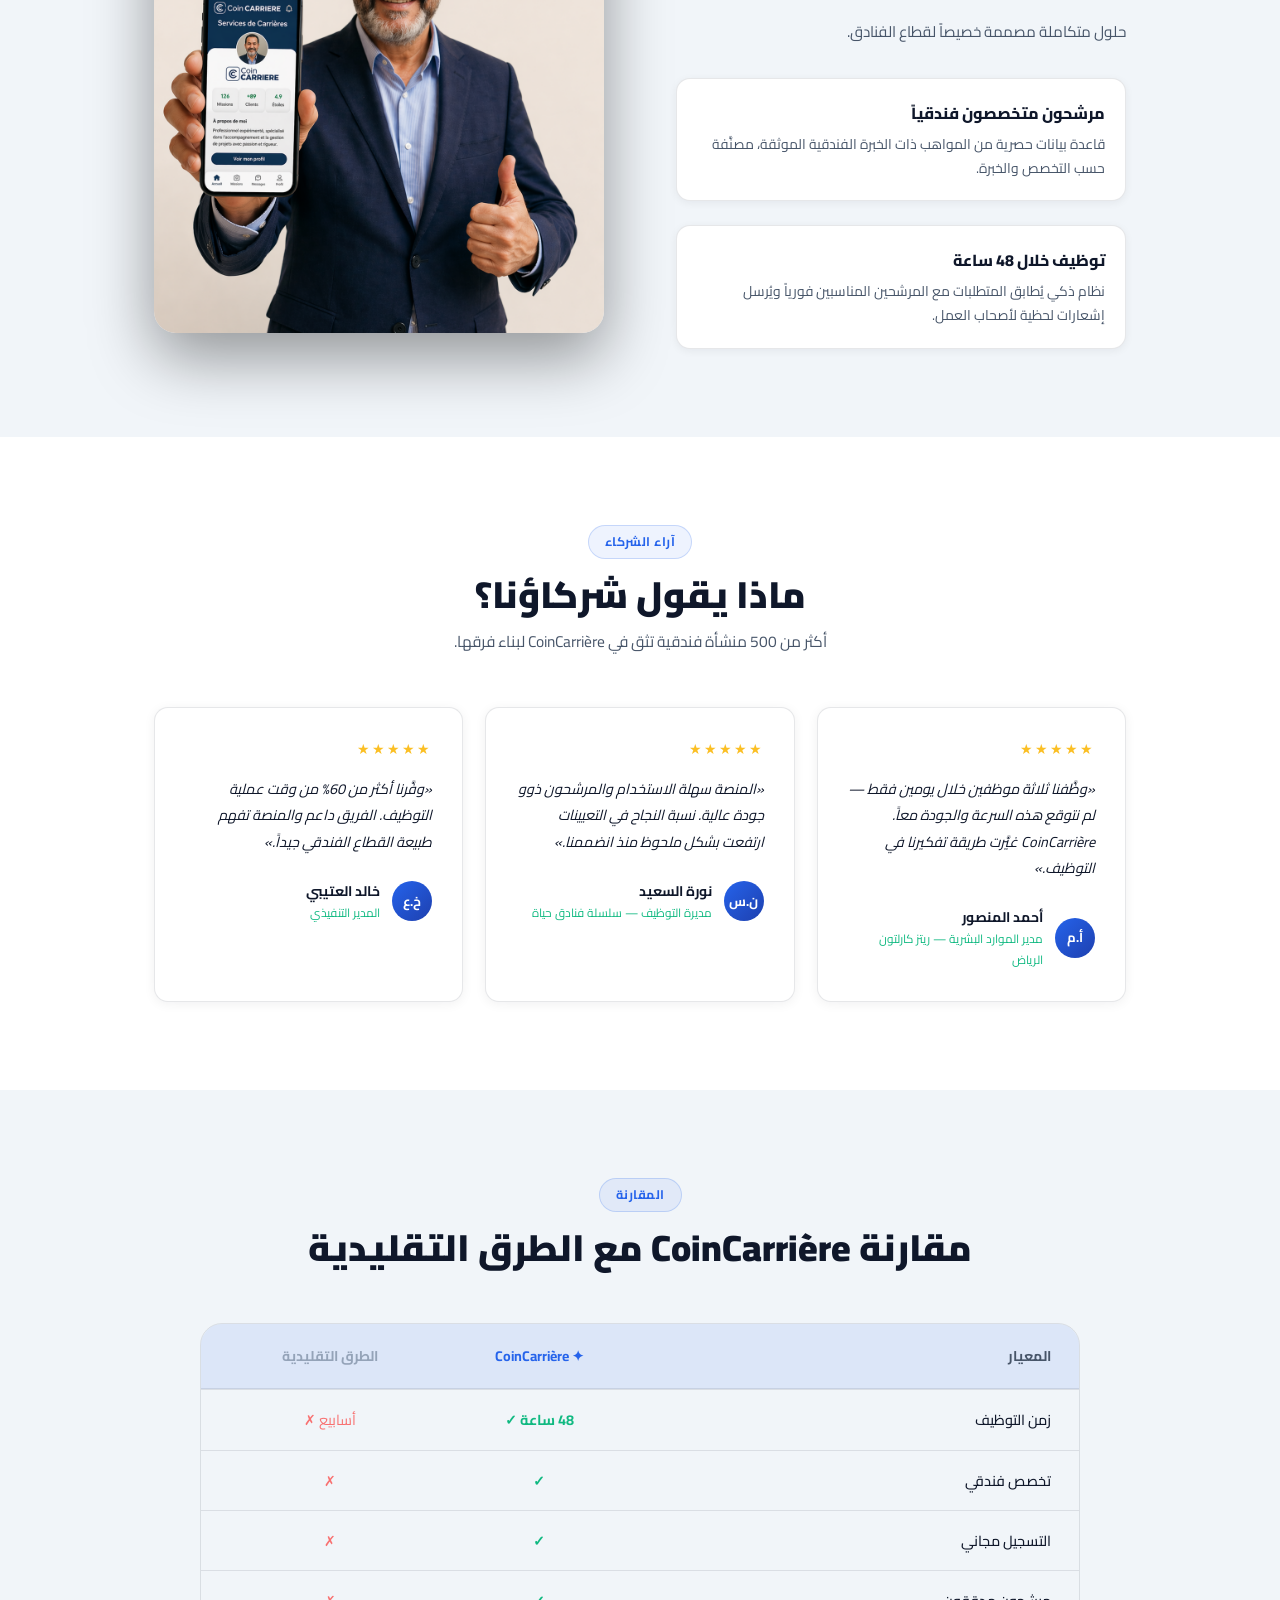
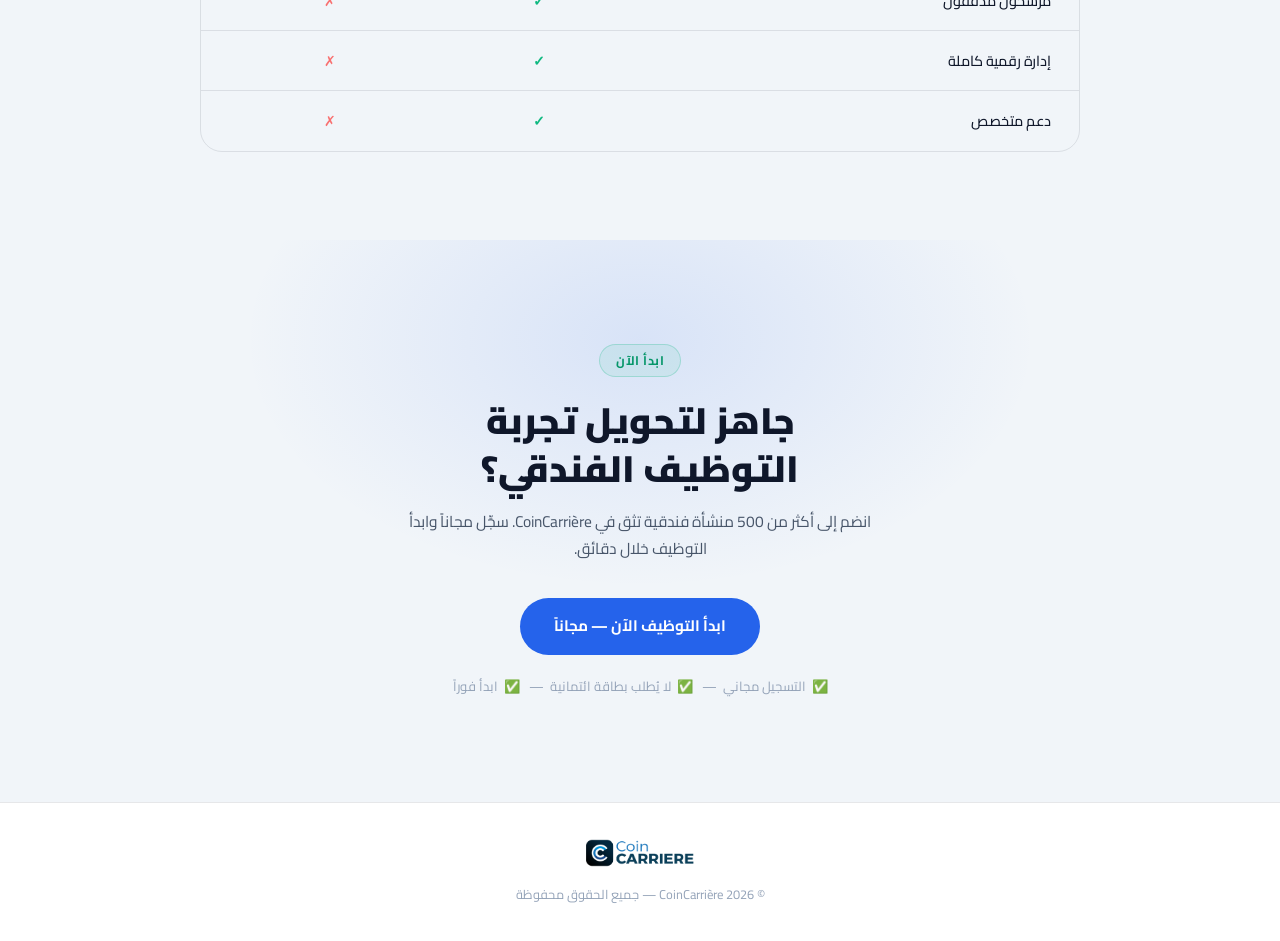
<file: index.html.html>
<!DOCTYPE html>
<html lang="ar" dir="rtl">
<head>
  <meta charset="UTF-8"/>
  <meta name="viewport" content="width=device-width, initial-scale=1.0"/>
  <title>CoinCarrière — وظِّف أفضل المواهب في قطاع الفنادق</title>
  <link rel="preconnect" href="https://fonts.googleapis.com"/>
  <link href="https://fonts.googleapis.com/css2?family=Cairo:wght@300;400;600;700;900&display=swap" rel="stylesheet"/>
  <style>
    :root{
      --bg:       #FFFFFF;
      --bg2:      #F1F5F9;
      --blue:     #2563EB;
      --blue-h:   #1D4ED8;
      --blue-l:   #2563EB;
      --green:    #10B981;
      --green-l:  #059669;
      --text:     #0F172A;
      --sub:      #475569;
      --muted:    #94A3B8;
      --border:   rgba(15,23,42,.1);
      --r:        14px;
      --r2:       22px;
    }
    *,*::before,*::after{margin:0;padding:0;box-sizing:border-box}
    html{scroll-behavior:smooth}
    body{font-family:'Cairo',sans-serif;background:#fff;color:var(--text);direction:rtl;overflow-x:hidden;line-height:1.75}
    img{max-width:100%;display:block}
    a{text-decoration:none}
    .wrap{max-width:1100px;margin:0 auto;padding:0 5%}
    .tag{display:inline-block;background:rgba(37,99,235,.08);border:1px solid rgba(37,99,235,.2);color:var(--blue);padding:5px 16px;border-radius:50px;font-size:.78rem;font-weight:700;letter-spacing:.5px}
    .tag-green{background:rgba(16,185,129,.08);border-color:rgba(16,185,129,.25);color:var(--green-l)}
    .reveal{opacity:0;transform:translateY(26px);transition:opacity .6s ease,transform .6s ease}
    .reveal.on{opacity:1;transform:none}

    /* BUTTONS */
    .btn{display:inline-flex;align-items:center;justify-content:center;gap:8px;padding:15px 34px;border-radius:50px;font-family:'Cairo',sans-serif;font-weight:700;font-size:.95rem;cursor:pointer;border:none;transition:transform .22s,box-shadow .22s,background .22s}
    .btn-blue{background:var(--blue);color:#fff;box-shadow:0 6px 24px rgba(37,99,235,.25)}
    .btn-blue:hover{background:var(--blue-h);transform:translateY(-3px);box-shadow:0 14px 32px rgba(37,99,235,.35)}
    .btn-outline{background:transparent;color:var(--blue);border:1.5px solid rgba(37,99,235,.35)}
    .btn-outline:hover{background:rgba(37,99,235,.06);transform:translateY(-3px)}
    .btn-pulse{background:var(--blue);color:#fff;animation:pulse 2s infinite}
    .btn-pulse:hover{background:var(--blue-h);transform:translateY(-3px)}
    @keyframes pulse{
      0%  {box-shadow:0 0 0 0   rgba(37,99,235,.5)}
      70% {box-shadow:0 0 0 12px rgba(37,99,235,0)}
      100%{box-shadow:0 0 0 0   rgba(37,99,235,0)}
    }

    /* ══ NAVBAR ══ */
    nav{position:fixed;inset:0 0 auto;z-index:200;background:#fff;border-bottom:1px solid rgba(15,23,42,.1);box-shadow:0 1px 12px rgba(15,23,42,.06);padding:0 5%}
    .nav-in{max-width:1100px;margin:0 auto;height:66px;display:flex;align-items:center;justify-content:space-between}
    /* logo image in navbar */
    .nav-logo img{height:44px;object-fit:contain}
    .nav-links{display:flex;align-items:center;gap:24px;list-style:none}
    .nav-links a{color:var(--sub);font-size:.87rem;font-weight:600;transition:color .2s}
    .nav-links a:hover{color:var(--text)}

    /* ══ PAGE 1 — HERO (split: text + image) ══ */
    .hero{min-height:100vh;position:relative;padding:100px 5% 80px;display:flex;align-items:center;overflow:hidden}
    /* subtle light gradient bg */
    .hero-bg-overlay{position:absolute;inset:0;background:linear-gradient(135deg,#F8FAFF 0%,#EFF6FF 50%,#F0FDF9 100%)}
    .hero-split{position:relative;z-index:2;max-width:1100px;margin:0 auto;width:100%;display:grid;grid-template-columns:1fr 1fr;gap:64px;align-items:center}
    /* text side */
    .h-badge{display:inline-flex;align-items:center;gap:8px;background:rgba(16,185,129,.1);border:1px solid rgba(16,185,129,.3);color:var(--green-l);padding:7px 18px;border-radius:50px;font-size:.8rem;font-weight:700;margin-bottom:28px}
    .h-badge::before{content:'●';font-size:.5rem;animation:blink 1.4s infinite}
    @keyframes blink{0%,100%{opacity:1}50%{opacity:0}}
    .hero h1{font-size:clamp(2rem,4.5vw,3.6rem);font-weight:900;line-height:1.18;margin-bottom:20px}
    .hl{color:var(--blue-l)}
    .hg{color:var(--green-l)}
    .hero p{font-size:1.05rem;color:var(--sub);max-width:480px;margin-bottom:36px}
    .h-btns{display:flex;gap:14px;flex-wrap:wrap}
    /* image side */
    .hero-img-wrap{position:relative;border-radius:var(--r2);overflow:hidden;box-shadow:0 20px 60px rgba(37,99,235,.15);aspect-ratio:1/1;background:#EFF6FF}
    .hero-img-wrap img{width:100%;height:100%;object-fit:cover;filter:none;padding:0}
    /* floating badge on image */
    .hero-img-badge{position:absolute;bottom:20px;right:20px;background:#fff;backdrop-filter:blur(12px);border:1px solid rgba(37,99,235,.3);border-radius:12px;padding:12px 18px;display:flex;align-items:center;gap:10px}
    .hib-num{font-size:1.3rem;font-weight:900;color:var(--blue-l);display:block;line-height:1}
    .hib-lbl{font-size:.72rem;color:var(--sub)}
    .hero-img-badge2{position:absolute;top:20px;left:20px;background:#fff;backdrop-filter:blur(12px);border:1px solid rgba(16,185,129,.3);border-radius:12px;padding:10px 16px;display:flex;align-items:center;gap:8px}
    .hib2-dot{width:8px;height:8px;border-radius:50%;background:var(--green);animation:blink 1.4s infinite;flex-shrink:0}
    .hib2-txt{font-size:.75rem;color:var(--green-l);font-weight:700}

    /* ══ PAGE 2 — PARTNERS/LOGO BAR ══ */
    .page2{background:var(--bg2);padding:52px 0;border-top:1px solid var(--border);border-bottom:1px solid var(--border)}
    .page2-inner{display:flex;align-items:center;justify-content:center;flex-wrap:wrap;gap:40px}
    .page2-label{font-size:.8rem;color:var(--muted);font-weight:700;letter-spacing:.5px;text-transform:uppercase}
    .page2-logo{opacity:.75;transition:opacity .25s}
    .page2-logo:hover{opacity:1}
    .page2-logo img{height:38px;object-fit:contain}
    /* divider */
    .page2-sep{width:1px;height:36px;background:var(--border)}

    /* ══ PAGE 3 — CHALLENGES ══ */
    .challenges{background:var(--bg);padding:88px 0}
    .ch-grid{display:grid;grid-template-columns:1fr 1fr;gap:64px;align-items:center}
    .ch-body p{color:var(--sub);font-size:.95rem;line-height:1.82;margin-bottom:14px}
    .ch-cards{display:flex;flex-direction:column;gap:14px;margin-top:24px}
    .ch-card{display:flex;gap:14px;align-items:flex-start;background:#fff;border:1px solid rgba(37,99,235,.15);border-radius:12px;padding:17px 20px;box-shadow:0 2px 8px rgba(37,99,235,.06);transition:border-color .25s,box-shadow .25s}
    .ch-card:hover{border-color:rgba(37,99,235,.3);box-shadow:0 6px 18px rgba(37,99,235,.1)}
    .ch-em{font-size:1.25rem;flex-shrink:0;margin-top:2px}
    .ch-card h4{font-size:.9rem;font-weight:700;color:var(--text);margin-bottom:3px}
    .ch-card p{font-size:.83rem;color:var(--sub);line-height:1.6;margin:0}
    .ch-visual{position:relative;border-radius:var(--r2);overflow:hidden;aspect-ratio:1/1;box-shadow:0 24px 60px rgba(0,0,0,.4)}
    .ch-visual img{width:100%;height:100%;object-fit:cover;filter:none}
    .ch-vis-ov{position:absolute;inset:0;background:linear-gradient(160deg,rgba(15,23,42,.08),rgba(37,99,235,.06))}
    .ch-float{position:absolute;bottom:18px;right:18px;background:#fff;backdrop-filter:blur(12px);border:1px solid rgba(37,99,235,.3);border-radius:12px;padding:12px 18px}
    .ch-float-n{font-size:1.35rem;font-weight:900;color:var(--blue-l);display:block}
    .ch-float-l{font-size:.72rem;color:var(--sub)}

    /* ══ PAGE 4 — CANDIDATE SECTION ══ */
    .page4{background:var(--bg2);padding:88px 0}
    .p4-grid{display:grid;grid-template-columns:1fr 1fr;gap:72px;align-items:center}
    /* candidate image */
    .p4-img{position:relative;border-radius:var(--r2);overflow:hidden;box-shadow:0 28px 72px rgba(0,0,0,.4);aspect-ratio:1/1}
    .p4-img img{width:100%;height:100%;object-fit:cover;filter:none}
    .p4-img::before{content:'';position:absolute;inset:0;background:linear-gradient(135deg,rgba(37,99,235,.04),transparent 55%);z-index:1}
    /* candidate profile card overlay */
    .p4-card{position:absolute;bottom:20px;right:20px;z-index:2;background:rgba(255,255,255,.95);backdrop-filter:blur(12px);border:1px solid rgba(37,99,235,.2);border-radius:14px;padding:16px 20px;min-width:200px}
    .p4-card-name{font-size:.9rem;font-weight:800;color:#0F172A;margin-bottom:4px}
    .p4-card-role{font-size:.75rem;color:var(--blue);margin-bottom:10px}
    .p4-tags{display:flex;flex-wrap:wrap;gap:5px}
    .p4-tag{background:rgba(37,99,235,.12);border:1px solid rgba(37,99,235,.2);color:var(--blue-l);padding:3px 10px;border-radius:50px;font-size:.7rem;font-weight:600}
    /* text side */
    .p4-text h2{font-size:clamp(1.5rem,3vw,2.3rem);font-weight:900;line-height:1.28;margin-bottom:14px}
    .p4-text .sec-desc{color:var(--sub);font-size:.97rem;margin-bottom:28px}
    .p4-pts{display:flex;flex-direction:column;gap:14px;margin-bottom:30px}
    .p4-pt{display:flex;align-items:flex-start;gap:12px}
    .p4-dot{width:22px;height:22px;background:rgba(16,185,129,.1);border:1px solid rgba(16,185,129,.25);border-radius:50%;display:flex;align-items:center;justify-content:center;flex-shrink:0;margin-top:3px;font-size:.65rem;color:var(--green-l)}
    .p4-pt p{font-size:.9rem;color:var(--sub);line-height:1.65}
    .p4-pt p strong{color:var(--text)}

    /* ══ PAGE 5 — STATS ══ */
    .stats{background:var(--bg);padding:88px 0}
    .sec-h{text-align:center;margin-bottom:52px}
    .sec-h p{color:var(--sub);font-size:.97rem;margin:10px auto 0;max-width:520px}
    h2{font-size:clamp(1.5rem,3vw,2.3rem);font-weight:900;line-height:1.28}
    .s-grid{display:grid;grid-template-columns:repeat(4,1fr);gap:20px}
    .s-card{background:#fff;border:1px solid var(--border);box-shadow:0 2px 10px rgba(15,23,42,.06);border-radius:var(--r);padding:32px 20px;text-align:center;position:relative;overflow:hidden;transition:transform .28s,box-shadow .28s}
    .s-card::after{content:'';position:absolute;bottom:0;left:0;right:0;height:2px;background:var(--blue);transform:scaleX(0);transition:transform .3s}
    .s-card:hover{transform:translateY(-5px);box-shadow:0 12px 28px rgba(37,99,235,.1)}
    .s-card:hover::after{transform:scaleX(1)}
    .s-num{font-size:2.4rem;font-weight:900;color:var(--blue-l);display:block;line-height:1}
    .s-lbl{font-size:.88rem;font-weight:700;color:var(--text);margin-top:8px}
    .s-sub{font-size:.74rem;color:var(--sub);margin-top:4px}

    /* ══ PAGE 6 — FEATURES WITH ICONS + CANDIDATE ══ */
    .page6{background:var(--bg2);padding:88px 0}
    .p6-grid{display:grid;grid-template-columns:1fr 1fr;gap:72px;align-items:center}
    /* icon features */
    .p6-features{display:flex;flex-direction:column;gap:24px;margin-top:32px}
    .p6-feat{display:flex;gap:18px;align-items:flex-start;padding:20px;border:1px solid var(--border);border-radius:var(--r);background:#fff;box-shadow:0 2px 8px rgba(15,23,42,.06);transition:border-color .25s,box-shadow .25s}
    .p6-feat:hover{border-color:rgba(37,99,235,.3);box-shadow:0 6px 20px rgba(37,99,235,.1)}
    .p6-icon{width:56px;height:56px;flex-shrink:0;border-radius:12px;overflow:hidden;background:rgba(37,99,235,.08);border:1px solid rgba(37,99,235,.15);display:flex;align-items:center;justify-content:center}
    .p6-icon img{width:36px;height:36px;object-fit:contain}
    .p6-feat h3{font-size:1rem;font-weight:800;color:var(--text);margin-bottom:6px}
    .p6-feat p{font-size:.87rem;color:var(--sub);line-height:1.72}
    /* candidate image side */
    .p6-img-wrap{position:relative;border-radius:var(--r2);overflow:hidden;box-shadow:0 24px 64px rgba(0,0,0,.4);aspect-ratio:1/1}
    .p6-img-wrap img{width:100%;height:100%;object-fit:cover;filter:none}
    .p6-overlay{position:absolute;bottom:24px;left:0;right:0;padding:0 24px;z-index:2}
    .p6-badge{display:inline-flex;align-items:center;gap:8px;background:rgba(16,185,129,.12);border:1px solid rgba(16,185,129,.3);color:var(--green-l);padding:6px 14px;border-radius:50px;font-size:.75rem;font-weight:700;margin-bottom:10px}
    .p6-name{font-size:1.05rem;font-weight:800;color:var(--text);margin-bottom:4px}
    .p6-role{font-size:.8rem;color:var(--sub)}
    .p6-tags{display:flex;flex-wrap:wrap;gap:6px;margin-top:10px}
    .p6-tag{background:rgba(37,99,235,.15);border:1px solid rgba(37,99,235,.25);color:var(--blue-l);padding:4px 12px;border-radius:50px;font-size:.72rem;font-weight:600}

    /* ══ PAGE 7 — TESTIMONIALS ══ */
    .testi{background:var(--bg);padding:88px 0}
    .t-grid{display:grid;grid-template-columns:repeat(3,1fr);gap:22px}
    .t-card{background:#fff;border:1px solid var(--border);box-shadow:0 2px 12px rgba(15,23,42,.06);border-radius:var(--r);padding:30px;display:flex;flex-direction:column;transition:transform .28s,box-shadow .28s}
    .t-card:hover{transform:translateY(-5px);box-shadow:0 12px 32px rgba(37,99,235,.1);border-color:rgba(37,99,235,.2)}
    .t-stars{color:#FBBF24;letter-spacing:2px;font-size:.85rem;margin-bottom:14px}
    .t-text{font-size:.9rem;color:var(--text);line-height:1.82;font-style:italic;margin-bottom:24px;flex:1}
    .t-auth{display:flex;align-items:center;gap:12px}
    .t-av{width:40px;height:40px;border-radius:50%;background:linear-gradient(135deg,var(--blue),#1E40AF);display:flex;align-items:center;justify-content:center;font-weight:700;font-size:.82rem;color:#fff;flex-shrink:0}
    .t-name{font-weight:700;font-size:.87rem}
    .t-role{font-size:.74rem;color:var(--green)}

    /* COMPARISON */
    .comp-sec{background:var(--bg2);padding:88px 0}
    .comp-box{max-width:880px;margin:0 auto;border:1px solid var(--border);border-radius:var(--r2);overflow:hidden}
    .comp-head{display:grid;grid-template-columns:2fr 1fr 1fr;background:rgba(37,99,235,.1);padding:20px 28px;font-weight:700;font-size:.88rem;text-align:center;border-bottom:1px solid var(--border);gap:8px}
    .c0{text-align:right}
    .comp-head .c0{color:var(--sub)}
    .comp-head .c1{color:var(--blue-l)}
    .comp-head .c2{color:var(--muted)}
    .comp-row{display:grid;grid-template-columns:2fr 1fr 1fr;padding:17px 28px;border-top:1px solid var(--border);font-size:.9rem;text-align:center;align-items:center;transition:background .2s;gap:8px}
    .comp-row:hover{background:rgba(37,99,235,.03)}
    .comp-row .c0{color:var(--text);font-weight:500}
    .cy{color:var(--green);font-weight:700}
    .cn{color:#F87171}

    /* CTA */
    .cta-sec{background:var(--bg2);text-align:center;position:relative;overflow:hidden;padding:104px 0}
    .cta-sec::before{content:'';position:absolute;top:-150px;left:50%;transform:translateX(-50%);width:800px;height:500px;background:radial-gradient(ellipse,rgba(37,99,235,.12),transparent 70%);pointer-events:none}
    .cta-in{position:relative;z-index:1;max-width:680px;margin:0 auto;padding:0 5%}
    .cta-sec h2{margin-bottom:16px}
    .cta-sec .sec-desc{color:var(--sub);font-size:.97rem;max-width:500px;margin:0 auto 36px}
    .cta-checks{display:flex;align-items:center;justify-content:center;gap:6px;flex-wrap:wrap;margin-top:20px;font-size:.82rem;color:var(--muted)}
    .ok{color:var(--green)}

    /* FOOTER */
    footer{background:var(--bg);border-top:1px solid var(--border);padding:36px 5%;text-align:center}
    .f-logo img{height:34px;object-fit:contain;margin:0 auto 10px}
    footer p{color:var(--muted);font-size:.8rem}

    /* RESPONSIVE */
    @media(max-width:900px){
      .hero-split,.ch-grid,.p4-grid,.p6-grid{grid-template-columns:1fr}
      .hero-img-wrap{display:none}
      .ch-visual{display:none}
      .t-grid{grid-template-columns:1fr}
      .s-grid{grid-template-columns:repeat(2,1fr)}
      .comp-head,.comp-row{padding:13px 14px;font-size:.8rem}
    }
    @media(max-width:540px){
      .h-btns{flex-direction:column;align-items:center}
      .btn{width:100%}
      .nav-links li:not(:last-child){display:none}
    }
  </style>
</head>
<body>

<!-- ═══════════════════════════════════════
  NAVBAR — logo-white.png
═══════════════════════════════════════ -->
<nav>
  <div class="nav-in">
    <ul class="nav-links">
      <li><a href="#page4">المرشحون</a></li>
      <li><a href="#stats">الأرقام</a></li>
      <li><a href="#testi">الشركاء</a></li>
      <li>
        <a href="https://coincarriere.com/register?type=company"
           class="btn btn-blue" style="padding:9px 22px;font-size:.84rem">ابدأ مجاناً</a>
      </li>
    </ul>
    <a href="#" class="nav-logo">
      <img src="product-card-01.png.png" alt="CoinCarrière"/>
    </a>
  </div>
</nav>

<!-- ═══════════════════════════════════════
  PAGE 1 — HERO
  hero-bg.jpg في الجانب الأيسر (split)
═══════════════════════════════════════ -->
<section class="hero">
  <div class="hero-bg-overlay"></div>
  <div class="hero-split reveal">

    <!-- Text side (right — RTL) -->
    <div>
      <div class="h-badge">المنصة الأولى للتوظيف الفندقي</div>
      <h1>
        وظِّف <span class="hl">أفضل المواهب</span><br/>
        في قطاع <span class="hg">الفنادق</span><br/>
        بسرعة وكفاءة
      </h1>
      <p>
        منصة <strong>CoinCarrière</strong> هي الوجهة الأولى للتوظيف الفندقي —
        تربط المنشآت بالكفاءات المتخصصة في وقت قياسي.
      </p>
      <div class="h-btns">
        <a href="https://coincarriere.com/register?type=company" class="btn btn-pulse">
          ابدأ التوظيف الآن — مجاناً
        </a>
        <a href="#page4" class="btn btn-outline">تعرّف على المنصة</a>
      </div>
    </div>

    <!-- Image side (left) — hero-bg.jpg -->
    <div class="hero-img-wrap">
      <img src="hero-bg.jpg.png" alt="التوظيف الفندقي"/>
      <div class="hero-img-badge">
        <div>
          <span class="hib-num">48h</span>
          <span class="hib-lbl">متوسط وقت التوظيف</span>
        </div>
      </div>
      <div class="hero-img-badge2">
        <div class="hib2-dot"></div>
        <span class="hib2-txt">+500 فندق شريك</span>
      </div>
    </div>

  </div>
</section>

<!-- ═══════════════════════════════════════
  PAGE 2 — LOGO / PARTNERS BAR
  logo-white.png
═══════════════════════════════════════ -->
<div class="page2">
  <div class="wrap">
    <div class="page2-inner">
      <span class="page2-label">موثوق لدى</span>
      <div class="page2-sep"></div>
      <div style="text-align:center">
        <span style="font-size:1.6rem;font-weight:900;color:var(--blue-l)">+500</span>
        <p style="font-size:.78rem;color:var(--sub);margin-top:2px">منشأة فندقية شريكة</p>
      </div>
      <div class="page2-sep"></div>
      <div style="text-align:center">
        <span style="font-size:1.6rem;font-weight:900;color:var(--green-l)">98%</span>
        <p style="font-size:.78rem;color:var(--sub);margin-top:2px">نسبة رضا العملاء</p>
      </div>
      <div class="page2-sep"></div>
      <div style="text-align:center">
        <span style="font-size:1.6rem;font-weight:900;color:var(--blue-l)">-70%</span>
        <p style="font-size:.78rem;color:var(--sub);margin-top:2px">توفير في وقت التوظيف</p>
      </div>
      <div class="page2-sep"></div>
      <div style="text-align:center">
        <span style="font-size:1.6rem;font-weight:900;color:var(--blue-l)">48h</span>
        <p style="font-size:.78rem;color:var(--sub);margin-top:2px">متوسط وقت التوظيف</p>
      </div>
    </div>
  </div>
</div>

<!-- ═══════════════════════════════════════
  PAGE 3 — CHALLENGES
═══════════════════════════════════════ -->
<section class="challenges">
  <div class="wrap">
    <div class="ch-grid">
      <div class="reveal">
        <div class="tag">التحديات</div>
        <h2 style="margin-top:12px">تحديات التوظيف التقليدي</h2>
        <div class="ch-body" style="margin-top:14px">
          <p>في عالم التوظيف الفندقي المتغير، تواجه الشركات صعوبات جمة في العثور على الكفاءات المناسبة. غالبًا ما تكون العمليات التقليدية مستهلكة للوقت ومكلفة.</p>
          <p>البحث اليدوي عن المرشحين وتدقيق السير الذاتية يستهلكان موارد ثمينة، ويتركان فرق التوظيف تحت ضغط كبير.</p>
        </div>
        <div class="ch-cards">
          <div class="ch-card"><div class="ch-em">⏱️</div><div><h4>ضياع الوقت</h4><p>الفرز اليدوي والمقابلات غير المجدية تأكل أسابيع من وقت فريقك.</p></div></div>
          <div class="ch-card"><div class="ch-em">💸</div><div><h4>تكاليف مرتفعة</h4><p>وكالات التوظيف التقليدية تطلب عمولات ضخمة دون ضمان نتائج.</p></div></div>
          <div class="ch-card"><div class="ch-em">🎯</div><div><h4>نقص التخصص</h4><p>صعوبة إيجاد مرشحين بخبرة فندقية حقيقية ومُدققة مسبقاً.</p></div></div>
        </div>
      </div>
      <div class="ch-visual reveal" style="transition-delay:.15s">
        <img src="logo-white.png.jpeg" alt="التوظيف الفندقي"/>
        <div class="ch-vis-ov"></div>
        <div class="ch-float">
          <span class="ch-float-n">-70%</span>
          <span class="ch-float-l">توفير في وقت التوظيف</span>
        </div>
      </div>
    </div>
  </div>
</section>

<!-- ═══════════════════════════════════════
  PAGE 4 — CANDIDATE (candidate-1.jpg)
═══════════════════════════════════════ -->
<section class="page4" id="page4">
  <div class="wrap">
    <div class="p4-grid">

      <!-- Candidate image -->
      <div class="p4-img reveal">
        <img src="photo1.png.png" alt="مرشح محترف"/>
        <div class="p4-card">
          <div class="p4-card-name">مرشح مؤهل ✓</div>
          <div class="p4-card-role">خبرة فندقية موثقة</div>
          <div class="p4-tags">
            <span class="p4-tag">F&B</span>
            <span class="p4-tag">5★ فنادق</span>
            <span class="p4-tag">متاح الآن</span>
          </div>
        </div>
      </div>

      <!-- Text -->
      <div class="reveal" style="transition-delay:.15s">
        <div class="tag">المرشحون</div>
        <h2 class="p4-text" style="margin-top:12px;font-size:clamp(1.5rem,3vw,2.3rem);font-weight:900;line-height:1.28;margin-bottom:14px">
          حلول التوظيف الذكية في متناول يدك
        </h2>
        <p class="p4-text sec-desc" style="color:var(--sub);font-size:.97rem;margin-bottom:28px">
          مع منصة CoinCarrière، يمكنك تصفح ملفات المرشحين المؤهلين وإدارة طلبات التوظيف بكفاءة وسرعة — في أي وقت ومن أي مكان.
        </p>
        <div class="p4-pts">
          <div class="p4-pt"><div class="p4-dot">✓</div><p><strong>تصفح فوري</strong> لآلاف السير الذاتية المدققة في قطاع الفنادق.</p></div>
          <div class="p4-pt"><div class="p4-dot">✓</div><p><strong>إشعارات لحظية</strong> عند توفر مرشح يتطابق مع متطلباتك.</p></div>
          <div class="p4-pt"><div class="p4-dot">✓</div><p><strong>إدارة كاملة</strong> للطلبات والمقابلات من لوحة واحدة.</p></div>
          <div class="p4-pt"><div class="p4-dot">✓</div><p><strong>تقارير تفصيلية</strong> لمتابعة أداء عملية التوظيف.</p></div>
        </div>
        <a href="https://coincarriere.com/register?type=company" class="btn btn-pulse">جرّب المنصة مجاناً</a>
      </div>

    </div>
  </div>
</section>

<!-- ═══════════════════════════════════════
  PAGE 5 — STATS
═══════════════════════════════════════ -->
<section class="stats" id="stats">
  <div class="wrap">
    <div class="sec-h reveal">
      <div class="tag">الأرقام</div>
      <h2 style="margin-top:12px">أرقام تتحدث عن نجاح حقيقي</h2>
      <p>منذ انطلاقنا، حققنا نتائج ملموسة تعكس ثقة الشركاء الفندقيين وكفاءة منصتنا.</p>
    </div>
    <div class="s-grid">
      <div class="s-card reveal"><span class="s-num">-70%</span><div class="s-lbl">توفير في وقت التوظيف</div><div class="s-sub">مقارنةً بالطرق التقليدية</div></div>
      <div class="s-card reveal" style="transition-delay:.08s"><span class="s-num">+500</span><div class="s-lbl">فندق شريك</div><div class="s-sub">منشآت فندقية موثوقة</div></div>
      <div class="s-card reveal" style="transition-delay:.16s"><span class="s-num">48h</span><div class="s-lbl">متوسط زمن التوظيف</div><div class="s-sub">من النشر حتى الاختيار</div></div>
      <div class="s-card reveal" style="transition-delay:.24s"><span class="s-num">98%</span><div class="s-lbl">رضا العملاء</div><div class="s-sub">بين الشركاء الفندقيين</div></div>
    </div>
  </div>
</section>

<!-- ═══════════════════════════════════════
  PAGE 6 — FEATURES
  icon-recruitment.svg + icon-training.svg + candidate-1.jpg
═══════════════════════════════════════ -->
<section class="page6">
  <div class="wrap">
    <div class="p6-grid">

      <!-- Features with icons -->
      <div class="reveal">
        <div class="tag">المزايا</div>
        <h2 style="margin-top:12px">مزايا التوظيف مع CoinCarrière</h2>
        <p style="color:var(--sub);font-size:.95rem;margin:12px 0 0">حلول متكاملة مصممة خصيصاً لقطاع الفنادق.</p>

        <div class="p6-features">
          <div class="p6-feat">
            <div>
              <h3>مرشحون متخصصون فندقياً</h3>
              <p>قاعدة بيانات حصرية من المواهب ذات الخبرة الفندقية الموثقة، مصنَّفة حسب التخصص والخبرة.</p>
            </div>
          </div>

          <div class="p6-feat">
            <div>
              <h3>توظيف خلال 48 ساعة</h3>
              <p>نظام ذكي يُطابق المتطلبات مع المرشحين المناسبين فورياً ويُرسل إشعارات لحظية لأصحاب العمل.</p>
            </div>
          </div>
        </div>
      </div>

      <!-- candidate-1.jpg — clean, no overlay -->
      <div class="p6-img-wrap reveal" style="transition-delay:.15s">
        <img src="candidate-1.jpg.png" alt="مرشح محترف"/>
      </div>

    </div>
  </div>
</section>

<!-- ═══════════════════════════════════════
  PAGE 7 — TESTIMONIALS
═══════════════════════════════════════ -->
<section class="testi" id="testi">
  <div class="wrap">
    <div class="sec-h reveal">
      <div class="tag">آراء الشركاء</div>
      <h2 style="margin-top:12px">ماذا يقول شركاؤنا؟</h2>
      <p>أكثر من 500 منشأة فندقية تثق في CoinCarrière لبناء فرقها.</p>
    </div>
    <div class="t-grid">
      <div class="t-card reveal">
        <div><div class="t-stars">★★★★★</div><p class="t-text">«وظَّفنا ثلاثة موظفين خلال يومين فقط — لم نتوقع هذه السرعة والجودة معاً. CoinCarrière غيَّرت طريقة تفكيرنا في التوظيف.»</p></div>
        <div class="t-auth"><div class="t-av">أ.م</div><div><div class="t-name">أحمد المنصور</div><div class="t-role">مدير الموارد البشرية — ريتز كارلتون الرياض</div></div></div>
      </div>
      <div class="t-card reveal" style="transition-delay:.1s">
        <div><div class="t-stars">★★★★★</div><p class="t-text">«المنصة سهلة الاستخدام والمرشحون ذوو جودة عالية. نسبة النجاح في التعيينات ارتفعت بشكل ملحوظ منذ انضممنا.»</p></div>
        <div class="t-auth"><div class="t-av">ن.س</div><div><div class="t-name">نورة السعيد</div><div class="t-role">مديرة التوظيف — سلسلة فنادق حياة</div></div></div>
      </div>
      <div class="t-card reveal" style="transition-delay:.2s">
        <div><div class="t-stars">★★★★★</div><p class="t-text">«وفَّرنا أكثر من 60% من وقت عملية التوظيف. الفريق داعم والمنصة تفهم طبيعة القطاع الفندقي جيداً.»</p></div>
        <div class="t-auth"><div class="t-av">خ.ع</div><div><div class="t-name">خالد العتيبي</div><div class="t-role">المدير التنفيذي</div></div></div>
      </div>
    </div>
  </div>
</section>

<!-- COMPARISON -->
<section class="comp-sec">
  <div class="wrap">
    <div class="sec-h reveal">
      <div class="tag">المقارنة</div>
      <h2 style="margin-top:12px">مقارنة CoinCarrière مع الطرق التقليدية</h2>
    </div>
    <div class="comp-box reveal">
      <div class="comp-head">
        <div class="c0">المعيار</div>
        <div class="c1">✦ CoinCarrière</div>
        <div class="c2">الطرق التقليدية</div>
      </div>
      <div class="comp-row"><div class="c0">زمن التوظيف</div><div class="cy">48 ساعة ✓</div><div class="cn">أسابيع ✗</div></div>
      <div class="comp-row"><div class="c0">تخصص فندقي</div><div class="cy">✓</div><div class="cn">✗</div></div>
      <div class="comp-row"><div class="c0">التسجيل مجاني</div><div class="cy">✓</div><div class="cn">✗</div></div>
      <div class="comp-row"><div class="c0">مرشحون مدققون</div><div class="cy">✓</div><div class="cn">✗</div></div>
      <div class="comp-row"><div class="c0">إدارة رقمية كاملة</div><div class="cy">✓</div><div class="cn">✗</div></div>
      <div class="comp-row"><div class="c0">دعم متخصص</div><div class="cy">✓</div><div class="cn">✗</div></div>
    </div>
  </div>
</section>

<!-- CTA -->
<section class="cta-sec">
  <div class="cta-in reveal">
    <div class="tag tag-green" style="margin-bottom:20px">ابدأ الآن</div>
    <h2>جاهز لتحويل تجربة<br/>التوظيف الفندقي؟</h2>
    <p class="sec-desc">انضم إلى أكثر من 500 منشأة فندقية تثق في CoinCarrière. سجِّل مجاناً وابدأ التوظيف خلال دقائق.</p>
    <a href="https://coincarriere.com/register?type=company" class="btn btn-pulse">ابدأ التوظيف الآن — مجاناً</a>
    <div class="cta-checks">
      <span class="ok">✅</span> التسجيل مجاني &nbsp;—&nbsp;
      <span class="ok">✅</span> لا يُطلب بطاقة ائتمانية &nbsp;—&nbsp;
      <span class="ok">✅</span> ابدأ فوراً
    </div>
  </div>
</section>

<!-- FOOTER -->
<footer>
  <div class="f-logo">
    <img src="product-card-01.png.png" alt="CoinCarrière"/>
  </div>
  <p>© 2026 CoinCarrière — جميع الحقوق محفوظة</p>
</footer>

<script>
  const io = new IntersectionObserver(entries => {
    entries.forEach(e => { if(e.isIntersecting){ e.target.classList.add('on'); io.unobserve(e.target); }});
  }, { threshold: 0.1 });
  document.querySelectorAll('.reveal').forEach(el => io.observe(el));

  // Navbar always white
  const nav = document.querySelector('nav');
  nav.style.background = '#fff';
</script>
</body>
</html>
</file>
